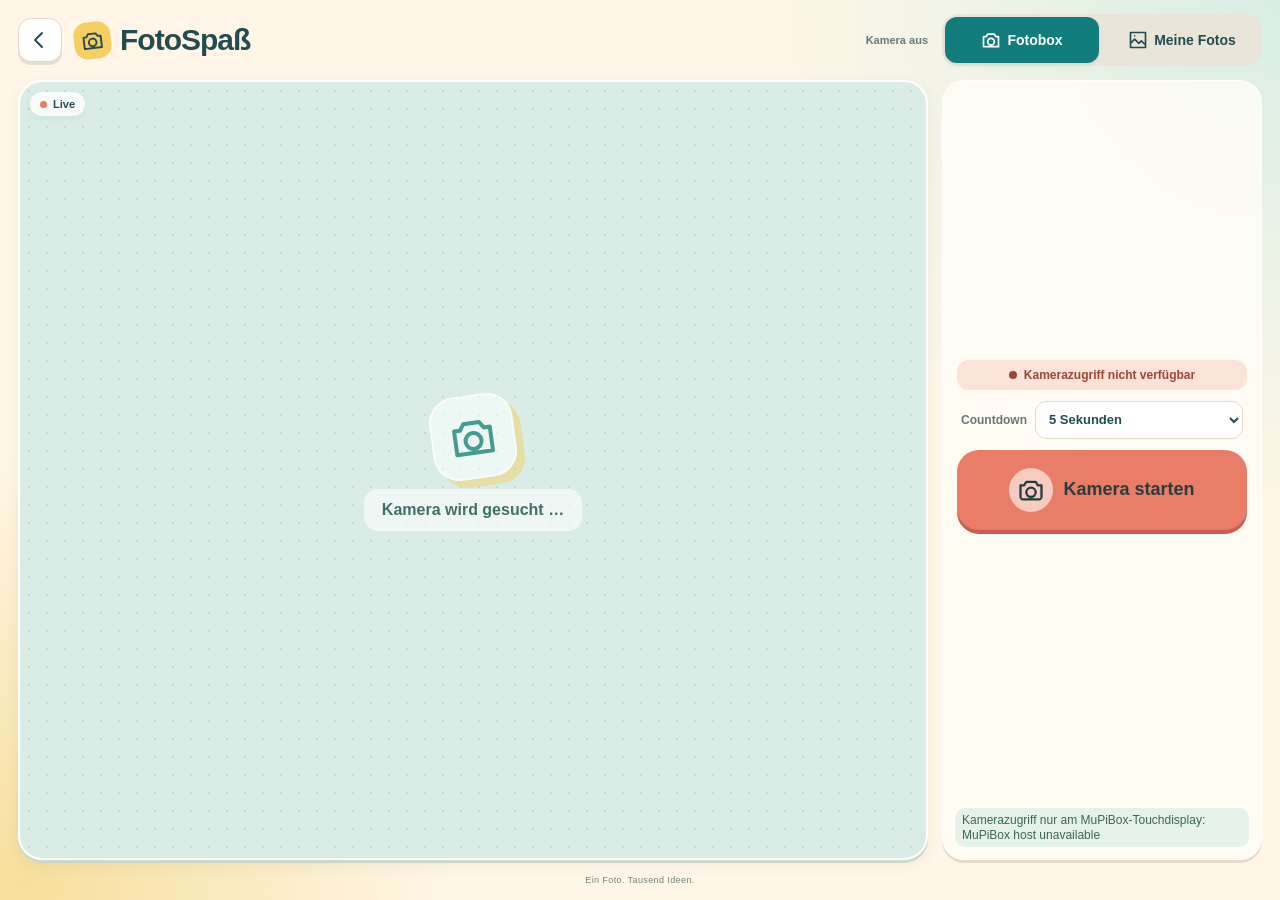
<file: examples/fotospass/index.html>
<!doctype html><html lang="de"><head><meta charset="utf-8"><meta name="viewport" content="width=device-width,initial-scale=1,maximum-scale=1,user-scalable=no"><title>FotoSpaß</title><link rel="stylesheet" href="style.css"></head><body><main>
<header><button id="app-exit" type="button" aria-label="Zurück zur MuPiBox" title="Zurück zur MuPiBox"><svg viewBox="0 0 24 24" fill="none" stroke="currentColor" stroke-width="2" stroke-linecap="round" stroke-linejoin="round" aria-hidden="true"><path d="m14 5-7 7 7 7"/></svg></button><strong><svg viewBox="0 0 24 24" fill="none" stroke="currentColor" stroke-width="2" stroke-linecap="round" stroke-linejoin="round" aria-hidden="true"><path d="M8 5 6 8H3v12h18V8h-3l-2-3z M16 14a4 4 0 1 1-8 0a4 4 0 0 1 8 0"/></svg><span>FotoSpaß</span></strong><span id="status">Kamera wird gesucht …</span></header>
<div class="topnav"><button id="show-camera" class="chosen"><svg viewBox="0 0 24 24" fill="none" stroke="currentColor" stroke-width="2" stroke-linecap="round" stroke-linejoin="round" aria-hidden="true"><path d="M8 5 6 8H3v12h18V8h-3l-2-3z M16 14a4 4 0 1 1-8 0a4 4 0 0 1 8 0"/></svg><span class="button-label">Fotobox</span></button><button id="show-gallery"><svg viewBox="0 0 24 24" fill="none" stroke="currentColor" stroke-width="2" stroke-linecap="round" stroke-linejoin="round" aria-hidden="true"><path d="M3 3h18v18H3z M3 16l5-5 5 5 3-3 5 5 M8 7h.01"/></svg><span class="button-label">Meine Fotos</span></button></div><div class="body" id="editor-view"><div class="stage" id="stage"><img id="preview" alt="Kamerabild" hidden><canvas id="photo" width="320" height="240" hidden></canvas><canvas id="painting" width="320" height="240" hidden></canvas><div id="stickers" hidden></div><div id="align-actions" hidden><button id="image-done" class="primary" aria-label="Bildausschnitt übernehmen und bearbeiten"><svg viewBox="0 0 24 24" fill="none" stroke="currentColor" stroke-width="3" aria-hidden="true"><path d="m4 12 5 5L20 6"/></svg></button></div><div class="stage-decoration" aria-hidden="true"><svg viewBox="0 0 24 24" fill="none" stroke="currentColor" stroke-width="2" stroke-linecap="round" stroke-linejoin="round" aria-hidden="true"><path d="M8 5 6 8H3v12h18V8h-3l-2-3z M16 14a4 4 0 1 1-8 0a4 4 0 0 1 8 0"/></svg></div><div id="placeholder">Kamera wird gesucht …</div><span id="mode">VORSCHAU</span><div id="countdown" hidden><div id="count-number">5</div><div>Bitte lächeln!</div></div></div>
<aside><div id="camera-panel"><div id="camera-state" role="status">● Kamera wird geprüft …</div><select id="devices" aria-label="Automatisch gewählte Kamera" hidden></select><label class="count-select">Countdown <select id="delay" aria-label="Countdown-Dauer"><option value="3">3 Sekunden</option><option value="5" selected>5 Sekunden</option><option value="10">10 Sekunden</option></select></label><button id="freeze" class="primary" disabled><svg viewBox="0 0 24 24" fill="none" stroke="currentColor" stroke-width="2" stroke-linecap="round" stroke-linejoin="round" aria-hidden="true"><path d="M8 5 6 8H3v12h18V8h-3l-2-3z M16 14a4 4 0 1 1-8 0a4 4 0 0 1 8 0"/></svg><span class="button-label">Foto machen (5 Sek.)</span></button><button id="cancel" hidden>✕ Abbrechen</button></div>
<div id="edit-panel" hidden><div class="tabs"><button id="tab-stickers" class="chosen"><svg viewBox="0 0 24 24" fill="none" stroke="currentColor" stroke-width="2" stroke-linecap="round" stroke-linejoin="round" aria-hidden="true"><path d="M5 16 7 5h10l2 11 M3 16h18v4H3z M6 12h12"/></svg><span class="button-label">Accessoires</span></button><button id="tab-paint"><svg viewBox="0 0 24 24" fill="none" stroke="currentColor" stroke-width="2" stroke-linecap="round" stroke-linejoin="round" aria-hidden="true"><path d="M12 3a9 9 0 1 0 0 18h2a2 2 0 0 0 0-4h-1a2 2 0 0 1 0-4h4a4 4 0 0 0 4-4c0-4-5-6-9-6z M7 10h.01 M9 6h.01 M14 6h.01 M17 9h.01"/></svg><span class="button-label">Malen</span></button></div>
<div id="sticker-tools"><button id="accessory-back" type="button" aria-label="Zurück zu den Kategorien" title="Zurück zu den Kategorien" hidden><svg viewBox="0 0 24 24" fill="none" stroke="currentColor" stroke-width="2" stroke-linecap="round" stroke-linejoin="round" aria-hidden="true"><path d="m14 5-7 7 7 7"/></svg><span class="button-label">Kategorien</span></button><div class="accessory-grid" id="accessory-grid"></div></div>
<div id="paint-tools" hidden><div class="colors" id="colors"></div><div class="sizes"><button data-size="2">Dünn</button><button data-size="5" class="chosen">Mittel</button><button data-size="11">Dick</button></div><button id="eraser">Radierer</button></div>
</div><div id="edit-actions" hidden><div id="sticker-controls" class="sticker-controls"><div class="resize"><button id="smaller" aria-label="Kleiner">−</button><button id="larger" aria-label="Größer"><span class="control-symbol" aria-hidden="true">+</span></button></div><div class="sticker-actions"><button id="finish-sticker" aria-label="Fertig" title="Fertig" class="primary"><span class="control-symbol" aria-hidden="true">&#10003;</span></button><button id="remove-sticker" aria-label="Accessoire entfernen" title="Accessoire entfernen"><span class="control-symbol" aria-hidden="true">&#215;</span></button></div></div><div class="tools"><button id="undo"><svg viewBox="0 0 24 24" fill="none" stroke="currentColor" stroke-width="2" stroke-linecap="round" stroke-linejoin="round" aria-hidden="true"><path d="M9 5 3 11l6 6 M3 11h11a6 6 0 0 1 6 6"/></svg><span class="button-label">Rückgängig</span></button><button id="clear"><svg viewBox="0 0 24 24" fill="none" stroke="currentColor" stroke-width="2" stroke-linecap="round" stroke-linejoin="round" aria-hidden="true"><path d="M4 7h16 M9 7V4h6v3 M6 7l1 14h10l1-14 M10 11v6 M14 11v6"/></svg><span class="button-label">Alles löschen</span></button></div><div class="photo-actions"><button id="save-photo" class="primary"><svg viewBox="0 0 24 24" fill="none" stroke="currentColor" stroke-width="2" stroke-linecap="round" stroke-linejoin="round" aria-hidden="true"><path d="M4 3h13l4 4v14H3V3z M7 3v7h10V3 M7 21v-7h10v7"/></svg><span class="button-label">Foto speichern</span></button><button id="resume" class="primary"><svg viewBox="0 0 24 24" fill="none" stroke="currentColor" stroke-width="2" stroke-linecap="round" stroke-linejoin="round" aria-hidden="true"><path d="M8 5 6 8H3v12h18V8h-3l-2-3z M12 11v6 M9 14h6"/></svg><span class="button-label">Neues Foto</span></button></div></div><p id="message" role="status"></p></aside></div>
<section id="gallery-view" hidden><div class="gallery-head"><div class="gallery-sources" role="group" aria-label="Bildquelle"><button id="gallery-source-photos" class="chosen" aria-pressed="true">Meine Fotos</button><button id="gallery-source-originals" hidden>Originale</button><button id="gallery-source-album" hidden>Fotoalbum</button><button id="gallery-source-templates" aria-pressed="false">Vorlagen</button></div><button id="refresh-gallery" aria-label="Fotos aktualisieren" title="Fotos aktualisieren"><svg viewBox="0 0 24 24" fill="none" stroke="currentColor" stroke-width="2" stroke-linecap="round" stroke-linejoin="round" aria-hidden="true"><path d="M20 7a9 9 0 1 0 1 8 M20 3v5h-5"/></svg></button></div><div id="gallery-status" role="status">Galerie öffnen …</div><nav id="album-navigation" aria-label="Albumseiten" hidden><button id="album-back" aria-label="Zurück zur Albumauswahl">Alben</button><button id="album-previous" aria-label="Vorherige Fotoseite"><svg viewBox="0 0 24 24" fill="none" stroke="currentColor" stroke-width="2" aria-hidden="true"><path d="m14 5-7 7 7 7"/></svg></button><span id="album-page" aria-live="polite"></span><button id="album-next" aria-label="Nächste Fotoseite"><svg viewBox="0 0 24 24" fill="none" stroke="currentColor" stroke-width="2" aria-hidden="true"><path d="m10 5 7 7-7 7"/></svg></button></nav><div id="album-choices" aria-label="Fotoalben auswählen" hidden></div><div id="gallery-grid"></div><div id="gallery-detail" hidden><img id="gallery-large" alt="Ausgewähltes Foto"><div class="gallery-detail-buttons"><button id="gallery-back"><svg viewBox="0 0 24 24" fill="none" stroke="currentColor" stroke-width="2" stroke-linecap="round" stroke-linejoin="round" aria-hidden="true"><path d="m14 5-7 7 7 7"/></svg><span class="button-label">Übersicht</span></button><button id="album-import" hidden>In Originale übernehmen</button><button id="gallery-edit"><svg viewBox="0 0 24 24" fill="none" stroke="currentColor" stroke-width="2" stroke-linecap="round" stroke-linejoin="round" aria-hidden="true"><path d="m16 3 5 5-12 12-6 1 1-6z M14 5l5 5"/></svg><span class="button-label">Bearbeiten</span></button><button id="gallery-delete"><svg viewBox="0 0 24 24" fill="none" stroke="currentColor" stroke-width="2" stroke-linecap="round" stroke-linejoin="round" aria-hidden="true"><path d="M4 7h16 M9 7V4h6v3 M6 7l1 14h10l1-14 M10 11v6 M14 11v6"/></svg><span class="button-label">Foto löschen</span></button></div></div><div id="gallery-edit-confirm" role="alertdialog" aria-modal="true" aria-labelledby="gallery-edit-heading" hidden><div class="confirm-box"><strong id="gallery-edit-heading">Anderes Foto bearbeiten?</strong><p>Deine ungespeicherten Änderungen am aktuellen Bild werden verworfen. Gespeicherte Originale bleiben erhalten.</p><div><button id="gallery-edit-cancel">Weiter bearbeiten</button><button id="gallery-edit-discard">Änderungen verwerfen</button></div></div></div><div id="gallery-confirm" hidden><div class="confirm-box"><strong>Foto wirklich löschen?</strong><p>Dieses Foto wird dauerhaft entfernt.</p><div><button id="delete-cancel">Abbrechen</button><button id="delete-yes" class="danger">Ja, löschen</button></div></div></div></section>
<footer>Ein Foto. Tausend Ideen.</footer>
</main><div id="exit-confirm" role="dialog" aria-modal="true" aria-labelledby="exit-question" hidden><div class="confirm-box"><strong id="exit-question">Foto verwerfen und zurück zur MuPiBox?</strong><p>Dein aktuelles Foto enthält ungespeicherte Änderungen.</p><div><button id="exit-cancel" type="button">Weiter bearbeiten</button><button id="exit-discard" type="button" class="danger">Verwerfen und zurück</button></div></div></div><script src="mupibox-sdk.js"></script><script src="app.js"></script></body></html>
</file>
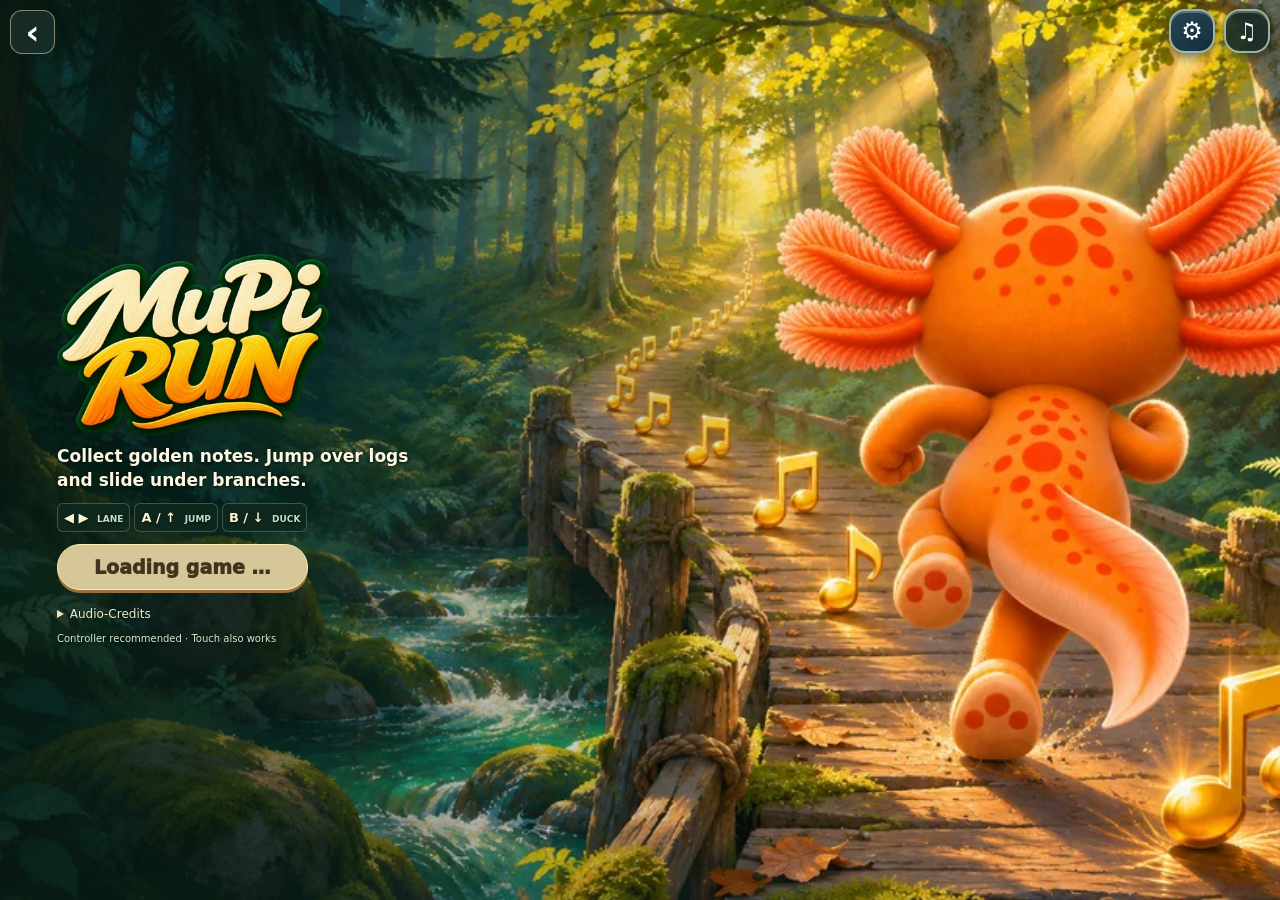
<file: examples/mupi-run/index.html>
<!doctype html>
<html lang="de">
<head>
  <meta charset="utf-8">
  <meta name="viewport" content="width=device-width, initial-scale=1, maximum-scale=1, user-scalable=no, viewport-fit=cover">
  <meta name="theme-color" content="#121f3c">
  <title>MuPi Run</title>
  <link rel="icon" href="./icon.png">
  <link rel="stylesheet" href="./style.css">
</head>
<body>
  <main class="game" aria-label="MuPi Run">
    <canvas id="world" width="800" height="480" aria-label="Drei Laufspuren mit Hindernissen"></canvas>
    <div class="hud">
      <button id="exit" class="small exit" type="button" aria-label="Spiel verlassen" title="Zurück">‹</button>
      <img class="logo" src="./title.webp" width="400" height="282" alt="MuPi Run">
      <div class="scores">
        <div class="score"><span id="distance">0</span><small data-i18n="meters">METER</small></div>
        <div class="score note-score" aria-label="Gesammelte Noten"><b aria-hidden="true">♫</b><span id="notes">0</span></div>
        <div class="best"><small data-i18n="best">REKORD</small><strong id="best">0 m</strong></div>
      </div>
      <button id="sound" class="small" type="button" aria-label="Ton stummschalten" aria-pressed="false" hidden>♫</button>
      <button id="pause" class="small pause" type="button" aria-label="Pause" title="Pause">Ⅱ</button>
    </div>
    <div class="controls" aria-label="Touch-Steuerung">
      <div class="control-group">
        <button type="button" id="left" class="pad" aria-label="Links">◀</button>
        <button type="button" id="right" class="pad" aria-label="Rechts">▶</button>
      </div>
      <div class="control-group">
        <button type="button" id="jump" class="pad action jump" aria-label="Springen"><span>↑</span><small data-i18n="jump">SPRUNG</small></button>
        <button type="button" id="duck" class="pad action duck" aria-label="Ducken"><span>↓</span><small data-i18n="duck">DUCKEN</small></button>
      </div>
    </div>
    <section id="overlay" class="overlay intro-art" role="dialog" aria-modal="true">
      <button id="menu-sound" class="small" type="button" aria-label="Ton stummschalten" aria-pressed="false">♫</button>
      <button id="settings-button" class="small" type="button" aria-label="Audio-Einstellungen" title="Audio-Einstellungen" hidden>⚙</button>
      <div class="panel">
        <img class="forest-title" src="./title.webp" alt="">
        <h1 id="headline">MuPi <em>RUN</em></h1>
        <p id="message" data-i18n="intro">Springen, ducken, ausweichen – wie weit kommst du?</p>
        <div class="keyhints">
          <span>◀ ▶ <small data-i18n="lanes">SPUR</small></span>
          <span>A / ↑ <small data-i18n="jump">SPRUNG</small></span>
          <span>B / ↓ <small data-i18n="duck">DUCKEN</small></span>
        </div>
        <button id="primary" disabled type="button" class="primary" data-i18n="start">LOS GEHT'S!</button>
        <details class="credits">
          <summary>Audio-Credits</summary>
          <p>„Happy Trancin“ by Eric Matyas · www.soundimage.org · CC BY 3.0<br>
          „Huh.mp3“ · LittleRainySeasons · CC BY 4.0<br>
          „slide_cup_16b_44k_0.747s.aif“ · willc2_45220 · CC BY 3.0<br>
          „Coin collect Sound“ · Gavynator · CC0 1.0</p>
        </details>
        <p class="hint" data-i18n="controller">Controller empfohlen · Auch mit Touch spielbar</p>
      </div>
      <section id="audio-settings" class="audio-settings" role="dialog" aria-modal="true" aria-labelledby="audio-settings-title" hidden>
        <h2 id="audio-settings-title" data-i18n="audioSettings">Audio-Einstellungen</h2>
        <div class="volume-caption"><label for="volume-music" data-i18n="music">Musik</label><output id="volume-music-value" for="volume-music">100%</output></div>
        <input id="volume-music" type="range" min="0" max="100" step="5" value="100">
        <div class="volume-caption"><label for="volume-effects" data-i18n="effects">Soundeffekte</label><output id="volume-effects-value" for="volume-effects">100%</output></div>
        <input id="volume-effects" type="range" min="0" max="100" step="5" value="100">
        <button id="audio-done" class="primary" type="button" data-i18n="done">Fertig</button>
      </section>
    </section>
    <div id="toast" class="toast" aria-live="polite"></div>
  </main>
  <script src="./mupibox-sdk.js"></script>
  <script src="./audio-files.js"></script>
  <script src="./sound.js"></script>
  <script src="./audio-session.js"></script>
  <script src="./logic.js"></script>
  <script src="./ground-data.js"></script>
  <script src="./art-files.js"></script>
  <script src="./poses.js"></script>
  <script src="./tile-layout.js"></script>
  <script src="./scenery-data.js"></script>
  <script src="./scene-pixels.js"></script>
  <script src="./world.js"></script>
  <script src="./app.js"></script>
</body>
</html>
</file>
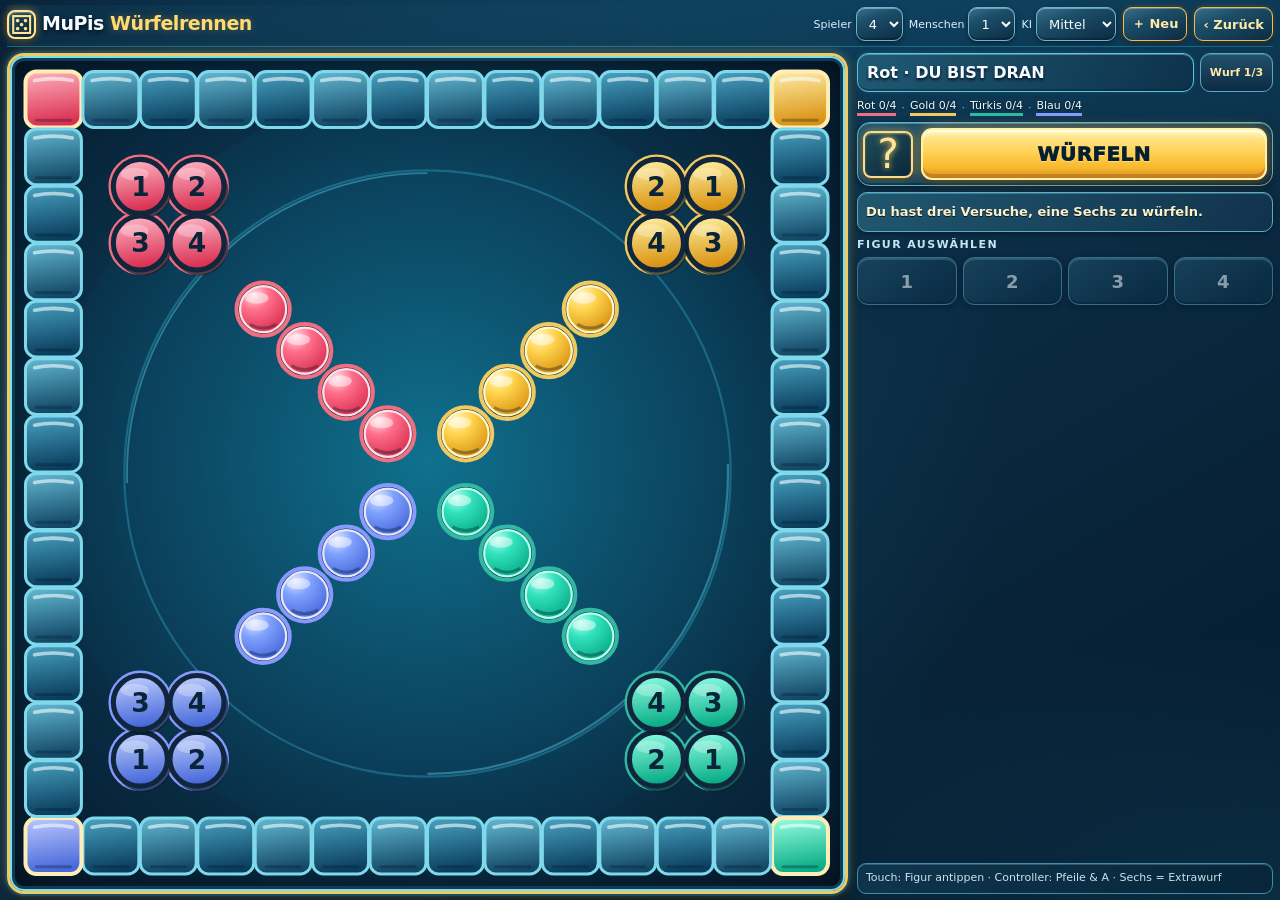
<file: examples/mupi-wuerfelrennen/index.html>
<!doctype html>
<html lang="de"><head><meta charset="utf-8"><meta name="viewport" content="width=device-width,initial-scale=1,user-scalable=no"><title>MuPis Würfelrennen</title><link rel="stylesheet" href="style.css"></head>
<body><div id="app">
<header>
 <div class="brand"><span class="brand-die" aria-hidden="true">⚄</span><strong>MuPis <em>Würfelrennen</em></strong></div>
 <div class="opts">
  <label>Spieler <select id="playercount"><option value="2">2</option><option value="3">3</option><option value="4" selected>4</option></select></label>
  <label>Menschen <select id="human"><option value="1" selected>1</option><option value="2">2</option><option value="3">3</option><option value="4">4</option></select></label>
  <label>KI <select id="difficulty"><option value="easy">Leicht</option><option value="medium" selected>Mittel</option><option value="hard">Schwer</option></select></label>
 </div>
 <button id="restart" class="head-button">＋ Neu</button><button id="exit" class="head-button">‹ Zurück</button>
</header>
<div class="workspace">
 <div id="board" class="board" role="group" aria-label="Großes Würfelrennen-Spielfeld"></div>
 <aside class="side">
  <div class="turn-row"><div id="turn" class="turn" aria-live="polite"></div><div id="attempts" class="attempts"></div></div>
  <div id="score" class="score"></div>
  <div class="dice-row"><div id="dice" aria-label="Augenzahl des Würfels" aria-live="polite">⚄</div><button id="roll" class="primary">WÜRFELN</button></div>
  <div id="status" role="status">Würfle eine Sechs, um zu starten.</div>
  <div class="subtitle">FIGUR AUSWÄHLEN</div>
  <div id="pieces" class="pieces"></div>
  <small id="hint">Touch: Figur antippen · Controller: Pfeile &amp; A · Sechs = Extrawurf</small>
 </aside>
</div></div><script src="mupibox-sdk.js"></script><script src="app.js"></script></body></html>
</file>
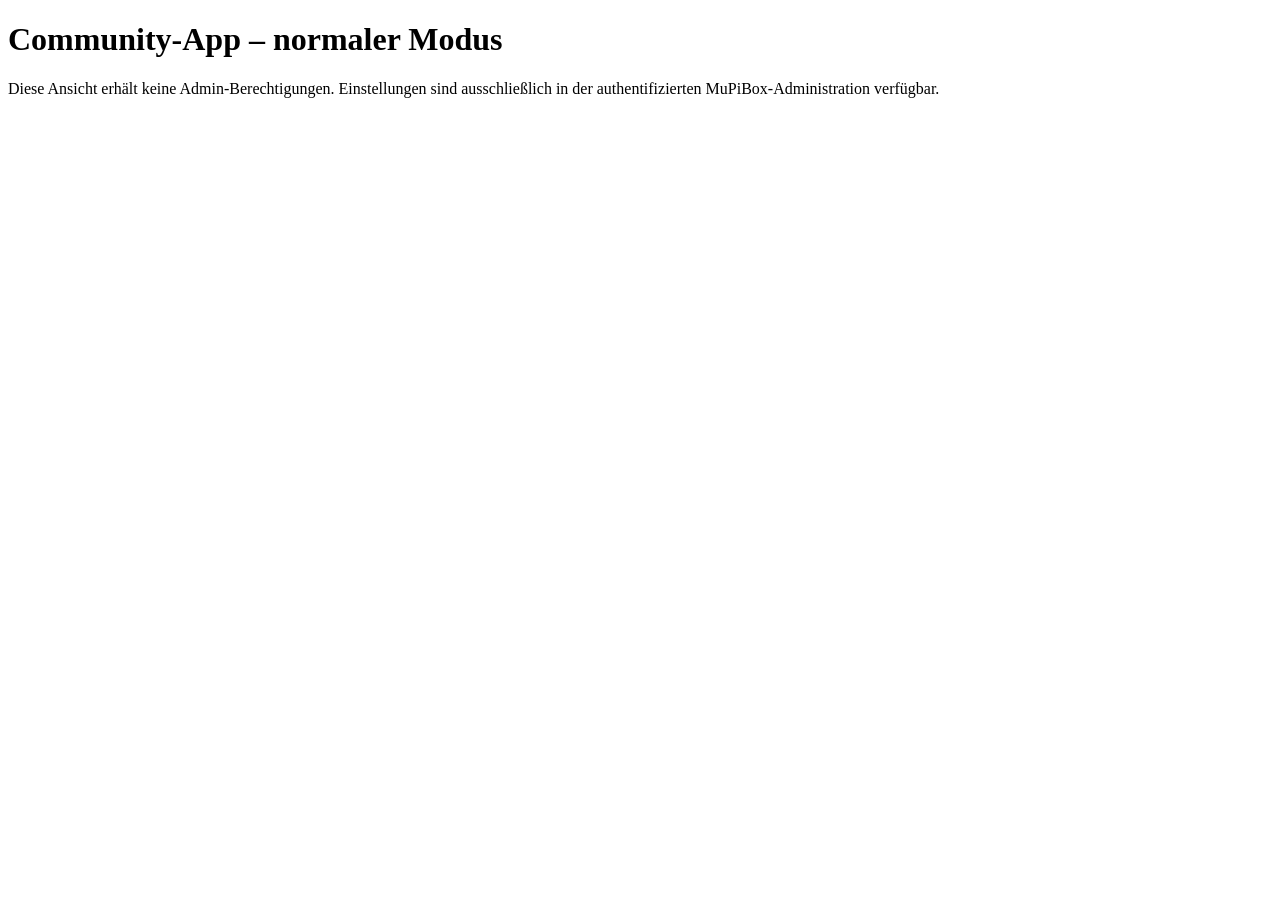
<file: docs/examples/community-admin/index.html>
<!doctype html>
<html lang="de">
<head><meta charset="utf-8"><meta name="viewport" content="width=device-width, initial-scale=1"><title>Admin-Demo</title></head>
<body>
  <main>
    <h1>Community-App – normaler Modus</h1>
    <p>Diese Ansicht erhält keine Admin-Berechtigungen. Einstellungen sind ausschließlich in der authentifizierten MuPiBox-Administration verfügbar.</p>
  </main>
</body>
</html>
</file>
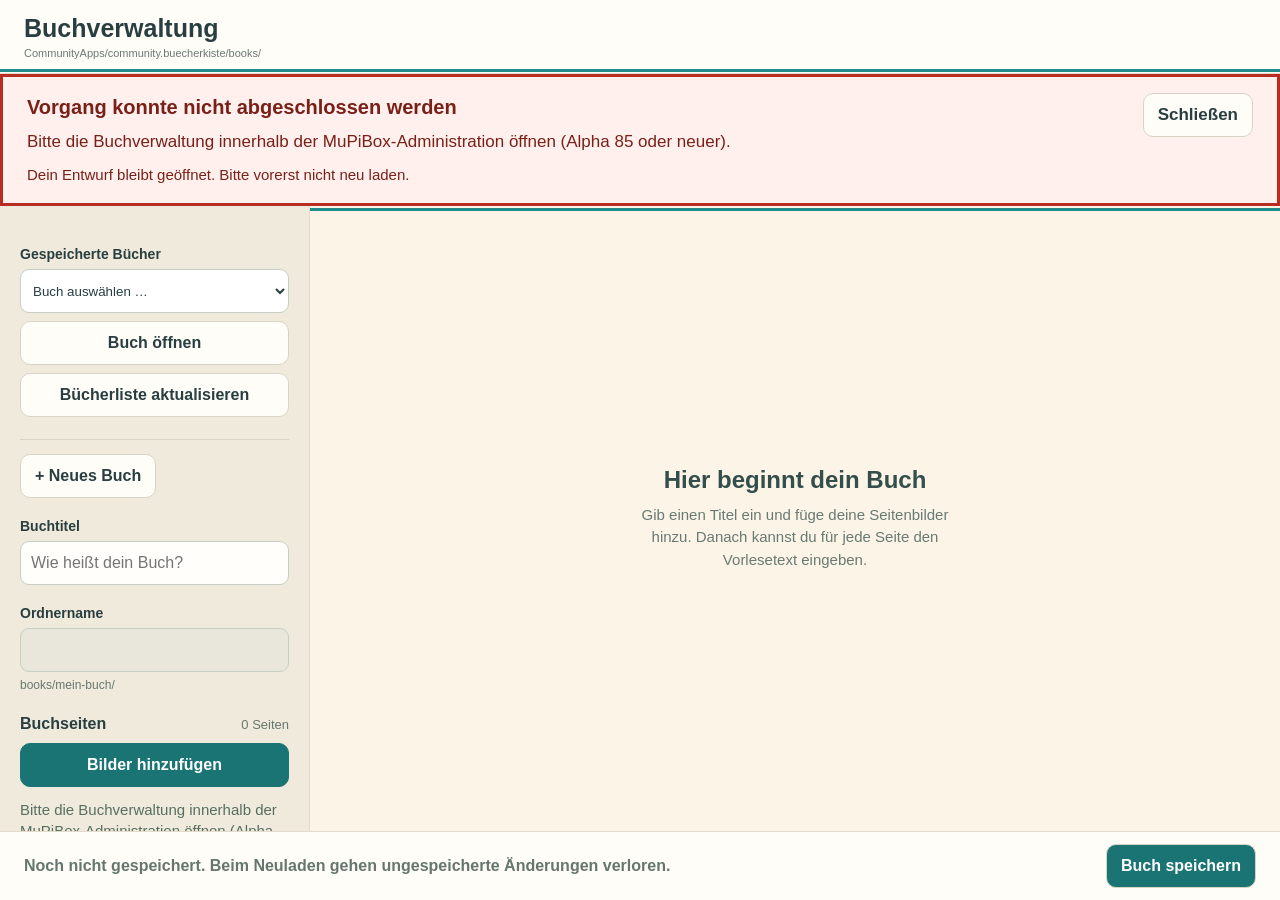
<file: examples/Buecherkiste/admin/index.html>
<!doctype html><html lang="de"><head><meta charset="utf-8"><meta name="viewport" content="width=device-width,initial-scale=1"><title>Bücherkiste – Bucheditor</title><link rel="stylesheet" href="style.css"></head><body><section id="book-admin" aria-labelledby="admin-heading">
  <header class="admin-header">
    <div><h2 id="admin-heading">Buchverwaltung</h2><p id="editor-root">CommunityApps/community.buecherkiste/books/</p></div>

  </header>
  <div id="editor-error" role="alert" tabindex="-1" hidden><div><strong>Vorgang konnte nicht abgeschlossen werden</strong><p id="editor-error-detail"></p><span>Dein Entwurf bleibt geöffnet. Bitte vorerst nicht neu laden.</span></div><button id="editor-error-close" type="button">Schließen</button></div><div class="admin-content">
    <aside class="admin-sidebar">
      <label for="editor-existing">Gespeicherte Bücher</label><select id="editor-existing"><option value="">Buch auswählen …</option></select><button id="editor-load" type="button">Buch öffnen</button><button id="editor-refresh" type="button">Bücherliste aktualisieren</button><hr><button id="admin-new" type="button">+ Neues Buch</button>
      <label for="admin-title">Buchtitel</label>
      <input id="admin-title" maxlength="300" placeholder="Wie heißt dein Buch?" autocomplete="off">
      <label for="admin-folder">Ordnername</label>
      <input id="admin-folder" readonly>
      <div id="admin-path" class="admin-path"></div>
      <div class="admin-pages-heading"><strong>Buchseiten</strong><span id="admin-page-count">0 Seiten</span></div>
      <button id="admin-add" type="button">Bilder hinzufügen</button>
      <input id="admin-files" type="file" accept=".jpg,.jpeg,.png,.webp,.gif" multiple hidden>
      <p id="admin-message" role="status">Bilder werden nach Dateinamen sortiert. Du kannst ihre Reihenfolge anschließend ändern.</p>
      <label class="editor-cover"><input id="editor-cover" type="checkbox"> Erstes Bild nur als Cover (00)</label><div id="admin-pages" aria-label="Buchseiten auswählen"></div>
    </aside>
    <section class="admin-workspace" aria-label="Seite bearbeiten">
      <div id="admin-empty"><strong>Hier beginnt dein Buch</strong><p>Gib einen Titel ein und füge deine Seitenbilder hinzu. Danach kannst du für jede Seite den Vorlesetext eingeben.</p></div>
      <div id="admin-page-editor" hidden>
        <div class="admin-page-toolbar"><h3 id="admin-page-heading">Seite 1</h3><div class="admin-page-actions">
          <button id="admin-up" type="button" title="Seite nach vorne verschieben" aria-label="Seite nach vorne verschieben">←</button>
          <button id="admin-down" type="button" title="Seite nach hinten verschieben" aria-label="Seite nach hinten verschieben">→</button>
          <button id="admin-remove" type="button">Entfernen</button>
        </div></div>
        <p id="admin-original-name"></p>
        <div class="admin-preview"><img id="admin-image" alt="Seitenvorschau"></div>
        <div class="admin-text-heading"><label for="admin-page-text">Vorlesetext dieser Seite</label><span id="admin-text-count">0 Zeichen</span></div>
        <textarea id="admin-page-text" placeholder="Was soll auf dieser Seite vorgelesen werden? Leer lassen, wenn die Seite stumm bleiben soll."></textarea>
      </div>
    </section>
  </div>
  <footer class="admin-footer"><p id="editor-save-status" role="status">Noch nicht gespeichert. Beim Neuladen gehen ungespeicherte Änderungen verloren.</p><button id="editor-save" type="button">Buch speichern</button></footer>
  <div id="admin-discard" role="alertdialog" aria-modal="true" aria-labelledby="admin-discard-heading" hidden>
    <div class="admin-confirm"><h3 id="admin-discard-heading">Neues Buch beginnen?</h3><p>Der aktuelle Entwurf mit allen ausgewählten Bildern und Texten wird verworfen.</p><div><button id="admin-keep" type="button">Weiter bearbeiten</button><button id="admin-discard-confirm" type="button">Entwurf verwerfen</button></div></div>
  </div>
</section>
<script src="book-store.js"></script><script src="app.js"></script></body></html>
</file>
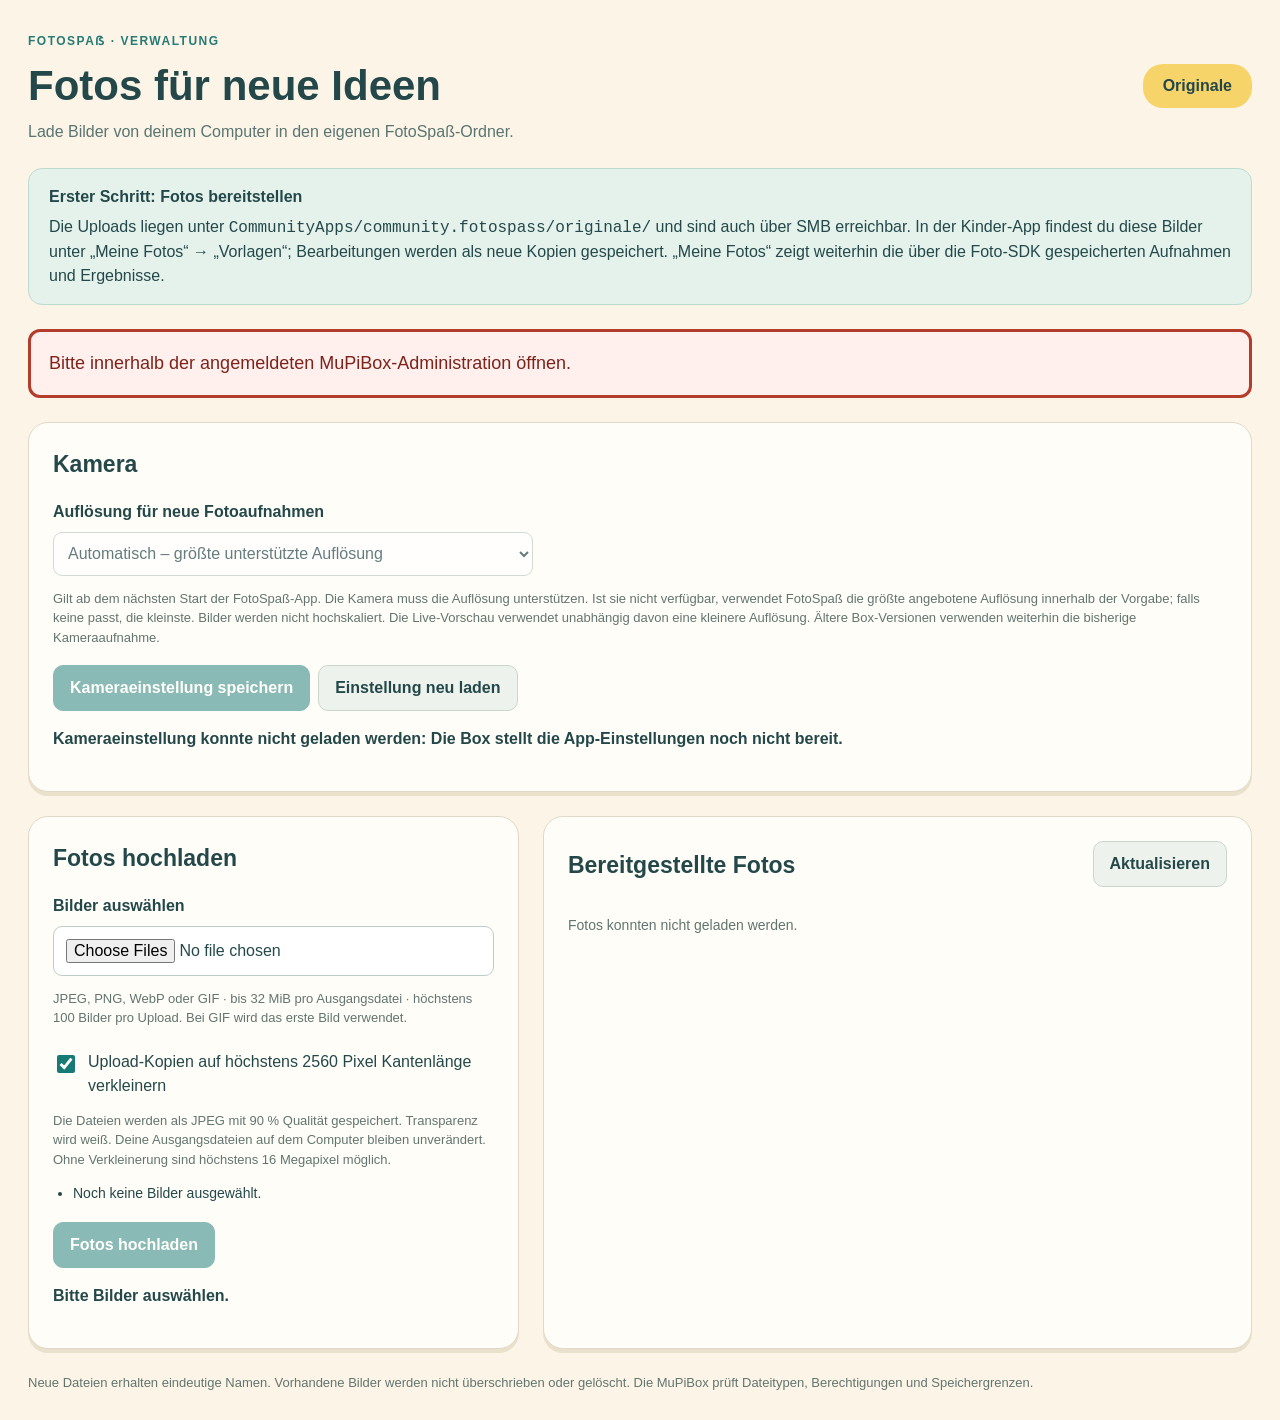
<file: examples/fotospass/admin/index.html>
<!doctype html>
<html lang="de">
<head><meta charset="utf-8"><meta name="viewport" content="width=device-width,initial-scale=1"><title>FotoSpaß · Fotoverwaltung</title><link rel="stylesheet" href="style.css"></head>
<body><main>
  <header><div><span class="eyebrow">FOTOSPAẞ · VERWALTUNG</span><h1>Fotos für neue Ideen</h1><p>Lade Bilder von deinem Computer in den eigenen FotoSpaß-Ordner.</p></div><span class="badge">Originale</span></header>
  <section class="notice"><strong>Erster Schritt: Fotos bereitstellen</strong><p>Die Uploads liegen unter <code>CommunityApps/community.fotospass/originale/</code> und sind auch über SMB erreichbar. In der Kinder-App findest du diese Bilder unter „Meine Fotos“ → „Vorlagen“; Bearbeitungen werden als neue Kopien gespeichert. „Meine Fotos“ zeigt weiterhin die über die Foto-SDK gespeicherten Aufnahmen und Ergebnisse.</p></section>
  <div id="error" role="alert" hidden></div>
  <section class="panel camera-settings" aria-labelledby="camera-heading">
    <h2 id="camera-heading">Kamera</h2>
    <label class="field" for="capture-resolution">Auflösung für neue Fotoaufnahmen</label>
    <select id="capture-resolution" disabled>
      <option value="auto">Automatisch – größte unterstützte Auflösung</option>
      <option value="640x480">640 × 480</option><option value="1280x720">1280 × 720 (HD)</option>
      <option value="1920x1080">1920 × 1080 (Full HD)</option><option value="2560x1440">2560 × 1440</option>
      <option value="3840x2160">3840 × 2160 (4K)</option>
    </select>
    <p class="hint">Gilt ab dem nächsten Start der FotoSpaß-App. Die Kamera muss die Auflösung unterstützen. Ist sie nicht verfügbar, verwendet FotoSpaß die größte angebotene Auflösung innerhalb der Vorgabe; falls keine passt, die kleinste. Bilder werden nicht hochskaliert. Die Live-Vorschau verwendet unabhängig davon eine kleinere Auflösung. Ältere Box-Versionen verwenden weiterhin die bisherige Kameraaufnahme.</p>
    <div class="actions"><button id="camera-save" class="primary" disabled>Kameraeinstellung speichern</button><button id="camera-reload">Einstellung neu laden</button></div>
    <p id="camera-status" class="status" role="status" aria-live="polite">Kameraeinstellung wird geladen …</p>
  </section>
  <div class="columns">
    <section class="panel"><h2>Fotos hochladen</h2>
      <label class="field" for="files">Bilder auswählen</label>
      <input id="files" type="file" accept=".jpg,.jpeg,.png,.webp,.gif" multiple>
      <p class="hint">JPEG, PNG, WebP oder GIF · bis 32 MiB pro Ausgangsdatei · höchstens 100 Bilder pro Upload. Bei GIF wird das erste Bild verwendet.</p>
      <label class="check"><input id="resize" type="checkbox" checked> Upload-Kopien auf höchstens 2560 Pixel Kantenlänge verkleinern</label>
      <p class="hint">Die Dateien werden als JPEG mit 90 % Qualität gespeichert. Transparenz wird weiß. Deine Ausgangsdateien auf dem Computer bleiben unverändert. Ohne Verkleinerung sind höchstens 16 Megapixel möglich.</p>
      <ul id="selection" aria-label="Ausgewählte Fotos"><li>Noch keine Bilder ausgewählt.</li></ul>
      <div class="actions"><button id="upload" class="primary" disabled>Fotos hochladen</button><button id="cancel" hidden>Nach diesem Bild stoppen</button></div>
      <progress id="progress" value="0" max="1" hidden aria-label="Upload-Fortschritt"></progress>
      <p id="status" class="status" role="status" aria-live="polite">Bitte Bilder auswählen.</p>
    </section>
    <section class="panel"><div class="heading"><h2>Bereitgestellte Fotos</h2><button id="refresh">Aktualisieren</button></div>
      <p id="list-status" role="status">Fotos werden geladen …</p>
      <div id="gallery" class="gallery"></div>
    </section>
  </div>
  <footer>Neue Dateien erhalten eindeutige Namen. Vorhandene Bilder werden nicht überschrieben oder gelöscht. Die MuPiBox prüft Dateitypen, Berechtigungen und Speichergrenzen.</footer>
</main><script src="upload-store.js"></script><script src="app.js"></script></body></html>
</file>
<file: examples/fotospass/style.css>
:root{color-scheme:light;--cream:#fff6e7;--paper:#fffdf7;--ink:#234c50;--muted:#647a78;--teal:#117d7c;--mint:#e0f3ed;--coral:#e97d68;--yellow:#f5cf62;--line:#e3dac8;--gap:10px;--tile:clamp(48px,11vh,76px)}
*{box-sizing:border-box}
html,body{margin:0;width:100%;height:100%;overflow:hidden;background:var(--cream);color:var(--ink);font-family:"Trebuchet MS",Arial,sans-serif}
body{background-image:radial-gradient(circle at 2% 98%,#f7df9b 0,transparent 28%),radial-gradient(circle at 100% 0,#d8eee5 0,transparent 33%)}
[hidden]{display:none!important}
main{height:100dvh;min-height:0;padding:10px 12px;display:grid;grid-template-columns:minmax(0,1fr) clamp(224px,30vw,320px);grid-template-rows:44px minmax(0,1fr) 10px;gap:var(--gap)}
header{grid-area:1/1/2/2;display:flex;align-items:center;gap:12px;min-width:0}
header strong{display:flex;align-items:center;gap:9px;min-width:0;white-space:nowrap;font-size:clamp(21px,3vw,30px);letter-spacing:-1px}
header strong>svg{flex:none;width:37px;height:37px;padding:7px;border-radius:13px;background:var(--yellow);transform:rotate(-7deg)}
#status{margin-left:auto;min-width:0;max-width:145px;overflow:hidden;text-overflow:ellipsis;white-space:nowrap;font-size:11px;font-weight:bold;color:var(--muted)}
button,select{font:inherit;font-size:13px;font-weight:bold;color:var(--ink);border:1px solid var(--line);border-radius:13px;background:var(--paper);padding:7px 9px;min-height:38px;max-width:100%;width:100%}
button{cursor:pointer;touch-action:manipulation;display:flex;align-items:center;justify-content:center;gap:6px}
button svg{width:20px;height:20px;flex:none;stroke:currentColor}
button:hover:not(:disabled){border-color:var(--teal)}
button:active:not(:disabled){transform:translateY(1px)}
button:focus-visible,select:focus-visible{outline:3px solid var(--teal);outline-offset:2px}
button:disabled{opacity:.4;cursor:default}
.primary{background:var(--teal);border-color:var(--teal);color:#fff}
button.chosen:not(.swatch){background:var(--teal);border-color:var(--teal);color:white}
#app-exit{width:44px;height:44px;min-height:44px;padding:9px;flex:none;background:white;box-shadow:0 3px 0 #e6decc}
#app-exit svg{width:24px;height:24px}
.topnav{grid-area:1/2/2/3;display:grid;grid-template-columns:1fr 1fr;gap:6px;padding:3px;background:#e9e6d9;border-radius:16px;min-width:0}
.topnav button{min-height:38px;border:0;background:transparent;font-size:12px;border-radius:12px;padding:5px}
.topnav button.chosen{box-shadow:0 2px 4px #234c5017}
.body{grid-area:2/1/3/3;display:grid;grid-template-columns:minmax(0,1fr) clamp(224px,30vw,320px);gap:var(--gap);min-height:0;min-width:0}
.stage{position:relative;isolation:isolate;min-width:0;min-height:0;overflow:hidden;display:flex;align-items:center;justify-content:center;border:2px solid white;border-radius:24px;background-color:#d9ede6;background-image:radial-gradient(#98c7b970 1px,transparent 1px);background-size:18px 18px;box-shadow:0 3px 0 #cbd8ca,0 5px 16px #234c5010}
.stage img,.stage canvas{position:absolute;width:100%;height:100%;object-fit:contain}
.stage canvas{touch-action:none;cursor:crosshair}
.stage-decoration{position:absolute;top:calc(50% - 75px);left:calc(50% - 42px);width:84px;height:84px;display:flex;align-items:center;justify-content:center;transform:rotate(-8deg);border:2px solid #fff9;border-radius:26px;background:#fff8;box-shadow:7px 8px 0 #f5cf6280;z-index:0;pointer-events:none}
.stage-decoration svg{width:48px;height:48px;color:#429c91}
.stage #placeholder{position:relative;z-index:1;margin-top:80px;max-width:85%;padding:12px 18px;text-align:center;background:#fff9;border-radius:14px;font-size:16px;font-weight:bold;color:#416f68}
#mode{position:absolute;top:10px;left:10px;z-index:8;display:flex;align-items:center;gap:6px;pointer-events:none;background:#fffc;color:var(--ink);padding:6px 10px;border-radius:20px;font-size:11px;font-weight:bold;box-shadow:0 2px 6px #234c5010}
#mode::before{content:"";width:7px;height:7px;border-radius:50%;background:var(--coral)}
#countdown{position:absolute;inset:0;z-index:9;background:transparent;display:flex;flex-direction:column;align-items:center;justify-content:center;gap:10px;color:white;font-size:24px;font-weight:bold;text-shadow:0 2px 4px #000,0 0 10px #000;pointer-events:none}
#count-number{display:flex;align-items:center;justify-content:center;width:min(34vh,170px);height:min(34vh,170px);background:transparent;color:white;font-size:min(28vh,130px);line-height:1}
aside{display:flex;flex-direction:column;min-width:0;min-height:0;gap:7px;padding:8px;background:#fffdf7d9;border:1px solid #fff;border-radius:22px;box-shadow:0 3px 0 #e4dbca}
#camera-panel,#edit-panel{display:flex;flex-direction:column;gap:7px;flex:1;min-height:0;overflow-y:auto;overscroll-behavior:contain;scrollbar-width:thin;scrollbar-color:#9bc6b8 transparent;padding:1px 2px 3px}
#camera-panel{justify-content:center}
#camera-state{display:flex;align-items:center;justify-content:center;gap:7px;flex:none;padding:8px 6px;border-radius:12px;background:#eeeee5;color:#667570;font-size:12px;font-weight:bold;text-align:center}
#camera-state::before{content:"";width:8px;height:8px;border-radius:50%;background:currentColor;flex:none}
#camera-state[data-kind="on"]{background:#e0f3e7;color:#226d52}
#camera-state[data-kind="error"]{background:#fce3d8;color:#9a4738}
.count-select{display:flex;align-items:center;gap:8px;min-width:0;padding:4px;font-size:12px;font-weight:bold;color:var(--muted)}
.count-select select{flex:1;min-width:0;width:auto;border-radius:11px;background:white}
#freeze{min-height:80px;flex:none;gap:10px;border:0;border-radius:22px;background:var(--coral);color:#253f40;box-shadow:0 4px 0 #c85e50;padding:12px;font-size:18px;text-align:left}
#freeze svg{width:44px;height:44px;padding:8px;border-radius:50%;background:#fff9}
#freeze .button-label{max-width:135px}
.tabs{display:grid;grid-template-columns:1fr 1fr;gap:5px;flex:none}
.tabs button{font-size:12px;min-height:36px;padding:5px}
#sticker-tools,#paint-tools{display:flex;flex-direction:column;gap:6px;flex:none}
.accessory-grid{display:grid;grid-template-columns:repeat(3,minmax(0,1fr));gap:6px;padding:2px}
.accessory-grid button{height:var(--tile);min-height:var(--tile);min-width:0;display:flex;align-items:center;justify-content:center;padding:5px;border:1px solid #d6e6dc;background:#e8f3ec;border-radius:15px;box-shadow:0 2px 0 #ccdacf}
.accessory-grid button:nth-child(5n+2){background:#fff0c7;border-color:#eaddad;box-shadow:0 2px 0 #e4d6a9}
.accessory-grid button:nth-child(5n+3){background:#f9e5df;border-color:#efd2c8;box-shadow:0 2px 0 #e6c6bc}
.accessory-grid button:nth-child(5n+4){background:#e7e8f4;border-color:#d4d5e6;box-shadow:0 2px 0 #c9ccdf}
.accessory-grid img{width:100%;height:100%;max-height:calc(var(--tile) - 12px);object-fit:contain;pointer-events:none}
#accessory-back{min-height:32px;height:32px;justify-content:flex-start;border:0;background:#f0eee2;font-size:12px;padding:4px 10px}
.resize,.sticker-actions,.tools,.photo-actions,.sizes{display:grid;grid-template-columns:repeat(2,minmax(0,1fr));gap:6px;min-width:0}
.resize button{min-height:36px;height:36px;font-size:25px;padding:0;background:#e2f0e9;border-color:#c4dfd3}
.sticker-actions button{min-height:34px;font-size:11px;padding:4px}
#remove-sticker{color:#9a4738;background:#fbebe4;border-color:#efd9cf}
#edit-actions{display:flex;flex:none;flex-direction:column;gap:6px}
.tools button{min-height:34px;font-size:11px;padding:4px;background:#f0eee3}
.tools button svg{width:16px;height:16px}
.photo-actions button{min-height:48px;display:flex;flex-direction:column;gap:3px;padding:5px 3px;font-size:11px;min-width:0;line-height:1.1}
.photo-actions button svg{width:19px;height:19px}
#save-photo{background:var(--teal);border-color:var(--teal);color:white}
#resume{background:var(--yellow);border-color:#e7bd4e;color:var(--ink)}
.colors{display:grid;grid-template-columns:repeat(6,minmax(0,1fr));gap:6px;padding:6px}
.swatch{min-height:28px;height:28px;border-radius:50%;padding:0;border:2px solid #fff;box-shadow:0 1px 3px #234c5033}
.swatch.chosen{outline:3px solid var(--teal);outline-offset:1px}
.sizes{grid-template-columns:repeat(3,minmax(0,1fr))}
.sizes button{font-size:11px;padding:5px 2px;min-height:38px}
#eraser{background:#f8e7df;border-color:#ebd3c6}
#message{display:flex;align-items:center;flex:none;min-height:28px;max-height:42px;overflow-y:auto;overflow-wrap:anywhere;padding:5px 7px;margin:0;border-radius:10px;background:#e5f2e9;color:#3c6659;font-size:11px;line-height:1.2}
#stickers{position:absolute;z-index:4;pointer-events:none;touch-action:none}
#stickers .sticker{position:absolute;transform:translate(-50%,-50%);pointer-events:auto;touch-action:none;user-select:none;-webkit-user-select:none;cursor:grab;display:block;object-fit:fill}
#stickers .sticker.selected{outline:2px dashed var(--coral);outline-offset:3px;border-radius:6px}
#photo{z-index:2;pointer-events:none}#painting{z-index:3}#painting.passthrough{pointer-events:none}#painting.drawable{pointer-events:auto}#preview{z-index:1}
#gallery-view{grid-area:2/1/3/3;position:relative;display:flex;flex-direction:column;min-height:0;gap:10px;padding:12px;background:#fffaf0;border:1px solid white;border-radius:22px;box-shadow:0 3px 0 #e4dbca}
.gallery-head{display:flex;align-items:center;justify-content:space-between;gap:12px;flex:none}
.gallery-head strong{font-size:19px;letter-spacing:-.3px}
.gallery-head button{width:auto;min-height:38px;padding:6px 12px;font-size:12px;background:#dff0e8}
#gallery-status{font-size:12px;color:var(--muted);min-height:16px;flex:none}
#gallery-grid{display:grid;grid-template-columns:repeat(auto-fill,minmax(135px,1fr));gap:12px;overflow-y:auto;min-height:0;padding:4px;align-content:start}
.gallery-tile{height:146px;min-width:0;padding:8px;display:flex;flex-direction:column;gap:7px;background:white;border:1px solid var(--line);border-radius:14px;box-shadow:0 3px 0 #eadfcb}
.gallery-tile:nth-child(3n+2){border-bottom-color:#d8aaa0}.gallery-tile:nth-child(3n){border-bottom-color:#8ebfad}
.gallery-tile img{width:100%;height:104px;min-height:0;object-fit:contain;pointer-events:none;background:#e4f0e8;border-radius:8px}
.gallery-tile span{font-size:10px;white-space:nowrap;overflow:hidden;text-overflow:ellipsis;max-width:100%;color:var(--muted)}
#gallery-detail{display:flex;flex:1;min-height:0;flex-direction:column;align-items:center;gap:10px}
#gallery-detail img{flex:1;min-height:0;width:100%;max-width:100%;object-fit:contain;background:#e2efe6;border:6px solid white;border-radius:16px}
.gallery-detail-buttons{display:grid;grid-template-columns:1fr 1fr;gap:8px;width:100%;flex:none}
.gallery-detail-buttons button{min-height:44px}
#gallery-delete{color:#9c4539;background:#fbe6dd;border-color:#edc9bf}
#gallery-confirm,#exit-confirm{inset:0;display:flex;align-items:center;justify-content:center;padding:12px;background:#234c50b8}
#gallery-confirm{position:absolute;z-index:30;border-radius:22px}
#exit-confirm{position:fixed;z-index:50}
.confirm-box{width:100%;max-width:460px;max-height:100%;overflow-y:auto;padding:24px;background:var(--paper);color:var(--ink);border:3px solid white;border-radius:24px;text-align:center;box-shadow:0 15px 50px #123e4240}
.confirm-box strong{display:block;font-size:24px;line-height:1.15;letter-spacing:-.5px}
.confirm-box p{font-size:15px;line-height:1.4;color:var(--muted)}
.confirm-box>div{display:grid;grid-template-columns:1fr 1fr;gap:8px;margin-top:18px}
.confirm-box button{min-height:48px;font-size:13px}
.danger{background:#b4483b;border-color:#b4483b;color:white}
footer{grid-area:3/1/4/3;align-self:center;text-align:center;font-size:9px;line-height:1;color:#71867b;letter-spacing:.4px}
@media(min-height:600px){:root{--gap:14px}main{padding:14px 18px;grid-template-rows:52px minmax(0,1fr) 12px}aside{padding:12px;gap:10px}.tabs button{min-height:42px}.resize button{height:44px;min-height:44px}.sticker-actions button,.tools button{min-height:40px;font-size:12px}.photo-actions button{min-height:58px;font-size:13px}#message{min-height:36px;font-size:12px}.topnav button{font-size:14px}.confirm-box{padding:30px}}
@media(max-width:700px){header{gap:8px}header strong{font-size:22px;gap:6px}header strong>svg{display:none}#status{font-size:10px;max-width:100px}}
@media(max-width:600px){:root{--gap:7px}main{padding:7px;grid-template-columns:minmax(0,1fr);grid-template-rows:44px 36px minmax(0,1fr) 10px}header{grid-area:1/1/2/2}.topnav{grid-area:2/1/3/2;grid-template-columns:1fr 1fr;padding:2px}.topnav button{min-height:32px}.body{grid-area:3/1/4/2;grid-template-columns:minmax(0,1fr) minmax(160px,42%)}#gallery-view{grid-area:3/1/4/2}footer{grid-area:4/1/5/2}aside{padding:5px;gap:5px}.tabs button{font-size:10px;gap:3px;padding:3px}.tabs button svg{width:16px;height:16px}.accessory-grid{gap:4px}.tools button{font-size:10px;gap:2px}.tools button svg{width:13px;height:13px}.photo-actions button{font-size:10px}.stage{border-radius:18px}.stage #placeholder{font-size:12px;padding:8px}.stage-decoration{width:64px;height:64px;left:calc(50% - 32px);top:calc(50% - 62px)}#freeze{min-height:66px;font-size:14px;padding:7px;gap:6px}#freeze svg{width:32px;height:32px;padding:5px}.count-select{font-size:10px;gap:4px}select{padding:5px;font-size:11px}.confirm-box{padding:17px}.confirm-box strong{font-size:21px}}
@media(max-height:420px){:root{--gap:6px;--tile:44px}main{padding:6px;grid-template-rows:40px minmax(0,1fr) 8px}header strong{font-size:21px}#app-exit{height:38px;min-height:38px;width:40px}.topnav button{min-height:34px}.tabs button{min-height:32px}.resize button{min-height:32px;height:32px}.sticker-actions button,.tools button{min-height:30px}.photo-actions button{min-height:42px}.gallery-tile{height:120px}.gallery-tile img{height:80px}#message{font-size:10px;min-height:24px}.confirm-box{padding:15px}.confirm-box strong{font-size:21px}.confirm-box p{margin:10px 0}.confirm-box>div{margin-top:10px}}
@media(max-width:600px) and (max-height:420px){main{grid-template-rows:38px 32px minmax(0,1fr) 8px}}

/* Keep all editing actions visible; only the accessory chooser scrolls. */
.sticker-controls{display:grid;grid-template-columns:repeat(4,minmax(0,1fr));gap:6px;flex:none;}
.sticker-controls>.resize,.sticker-controls>.sticker-actions{display:contents;}
.sticker-controls button{height:38px;min-height:38px;min-width:0;padding:4px;}
.sticker-controls .button-label{display:none;}
.sticker-controls button svg{width:21px;height:21px;}
@media(min-height:600px){.sticker-controls button{height:44px;min-height:44px;}}

.sticker-controls .control-symbol{font-family:Arial,sans-serif;font-size:25px;line-height:1;}

.gallery-detail-buttons{grid-template-columns:repeat(3,minmax(0,1fr));}
#gallery-edit{background:#dff0e8;color:#175d59;}
#gallery-edit-confirm{position:absolute;inset:0;z-index:35;display:flex;align-items:center;justify-content:center;padding:12px;background:#234c50b8;border-radius:22px;}

.gallery-sources{display:flex;gap:6px;flex-wrap:wrap}.gallery-sources button{min-height:44px;font-size:13px}.gallery-sources .chosen{background:#187a75;color:white;border-color:#187a75}

.gallery-sources{flex-wrap:wrap}.gallery-head{flex-wrap:wrap}#album-navigation{display:flex;flex-wrap:wrap;gap:8px;align-items:center}#album-choices{display:flex;flex-wrap:wrap;gap:8px;width:100%}#capture-resolution{min-height:44px;width:100%}

#preview{transform:scaleX(-1)}
/* Align the photo first; editing tools appear only after confirmation. */
.body.aligning{grid-template-columns:minmax(0,1fr)}.body.aligning>aside{display:none}
#align-actions{position:absolute;right:16px;bottom:16px;z-index:10}#image-done{width:68px;height:60px;min-height:60px;border:3px solid white;border-radius:18px;box-shadow:0 3px 12px #123e4250}#image-done svg{width:36px;height:36px}
#painting.positioning{cursor:grab}#painting.positioning:active{cursor:grabbing}

/* Keep album browsing on one line, leaving the screen to the pictures. */
#gallery-view{gap:8px}.gallery-head{flex-wrap:nowrap;gap:8px}.gallery-sources{display:grid;grid-auto-flow:column;grid-auto-columns:minmax(0,1fr);flex:1;min-width:0;gap:6px}.gallery-sources button{width:100%;padding:6px 4px;min-height:44px;font-size:12px}
#refresh-gallery{width:44px;height:44px;min-height:44px;padding:10px;flex:none}
#album-navigation{display:flex;flex-wrap:nowrap;align-items:center;gap:8px;flex:none;min-height:44px}#album-navigation button{width:auto;min-height:44px;margin:0}#album-back{margin-right:auto!important}#album-previous,#album-next{width:44px!important;height:44px;padding:9px}#album-page{min-width:64px;text-align:center;font-size:12px;white-space:nowrap}
#album-choices{display:grid;grid-template-columns:repeat(auto-fill,minmax(160px,1fr));gap:12px;overflow-y:auto;min-height:0;flex:1;align-content:start}#album-choices button{min-height:72px}
#gallery-grid{flex:1;gap:8px}.gallery-tile{height:104px;padding:6px;gap:0}.gallery-tile img{height:100%;width:100%}.gallery-tile span{display:none}.gallery-tile.image-failed span{display:block;font-size:12px;white-space:normal}.gallery-tile.image-failed{justify-content:center}
@media(min-height:600px){.gallery-tile{height:156px}}
</file>
<file: examples/mupi-run/style.css>
:root { color-scheme: dark; font-family: "Trebuchet MS", "DejaVu Sans", sans-serif; }
* { box-sizing: border-box; -webkit-tap-highlight-color: transparent; }
html, body { margin: 0; width: 100%; height: 100%; overflow: hidden; background: #10264d; touch-action: none; user-select: none; }
button { font: inherit; cursor: pointer; touch-action: manipulation; }
button:focus-visible { outline: 3px solid #fcef71; outline-offset: 3px; }
.game { width: 100vw; height: 100dvh; min-height: 260px; overflow: hidden; position: relative; isolation: isolate; background: linear-gradient(#68c7ea,#92d4a5); }
#world { position: absolute; inset: 0; width: 100%; height: 100%; display: block; }
.hud { position: absolute; inset: 9px 10px auto; display: flex; align-items: flex-start; height: 62px; gap: 10px; z-index: 3; pointer-events: none; }
.hud > * { pointer-events: auto; }
.small { border: 2px solid #ffffff55; color: #fff; width: 49px; height: 48px; font-weight: 900; font-size: 34px; line-height: 1; border-radius: 16px; background: #122d55db; box-shadow: 0 4px 0 #091e38b3, 0 5px 14px #0004; }
.small:active, .pad:active { transform: translateY(3px); }
.logo { margin-top: 5px; color: #fff; font-size: clamp(22px, 4.4vw, 39px); font-weight: 1000; letter-spacing: -2px; line-height: 1; text-shadow: 0 3px 0 #12254d, 0 5px 11px #14264d; white-space: nowrap; }
.logo span { color: #ffb04f; }
.scores { margin-left: auto; display: flex; gap: 8px; }
.score, .best { height: 52px; min-width: 105px; padding: 5px 15px; border: 2px solid #ffffff55; border-radius: 16px; background: #152c51d9; box-shadow: 0 4px 0 #10213ca0; display: flex; flex-direction: column; align-items: center; justify-content: center; }
.score { flex-direction: row; gap: 7px; min-width: 120px; }
.score span { font-size: 28px; color: #fff; font-weight: 900; line-height: 1; }
.score small { align-self: flex-end; margin-bottom: 9px; font-size: 9px; font-weight: 900; color: #aaf4df; }
.best strong { color: #ffd66c; font-size: 19px; line-height: 1.1; }
.best small { font-weight: 900; font-size: 10px; color: #eaf8ff; letter-spacing: 1px; }
.pause { font-size: 24px; }
.controls { position: absolute; inset: auto 15px 13px; display: flex; justify-content: space-between; z-index: 2; pointer-events: none; }
.control-group { display: flex; align-items: end; gap: 9px; pointer-events: none; }
.pad { pointer-events: auto; display: flex; align-items: center; justify-content: center; width: clamp(55px,9.8vw,78px); height: clamp(50px,13vh,70px); border: 2px solid #ffffffa0; border-bottom: 5px solid #040f2b; border-radius: 20px; font-size: 31px; font-weight: 900; background: #142b57ba; color: white; box-shadow: 0 4px 17px #0005; }
.pad.action { flex-direction: column; gap: 0; width: clamp(66px,10vw,83px); height: clamp(54px,14vh,75px); background: #ffae36eb; border-color: #fff0b6; border-bottom-color: #b35f25; color: #39214b; line-height: 1; }
.pad.action.duck { background: #6ae7d3eb; border-color: #b2fff0; border-bottom-color: #199b96; }
.pad.action span { font-size: 28px; }
.pad.action small { font-size: 10px; font-weight: 900; letter-spacing: .4px; }
.overlay { position: absolute; inset: 0; z-index: 4; background: #07152dc0; display: grid; place-items: center; padding: 15px 65px; backdrop-filter: blur(4px); }
.overlay.hidden { display: none; }
.panel { position: relative; width: min(100%, 510px); max-height: 100%; overflow: auto; text-align: center; border: 3px solid #b8eced; border-radius: 24px; padding: 16px 22px 13px; color: #fff; background: linear-gradient(140deg, #224c7d, #132444 78%); box-shadow: 0 10px 0 #07162a, 0 18px 40px #040e23b0; }
.kicker { font-size: 11px; letter-spacing: 2.5px; font-weight: 1000; color: #83ffe0; }
.panel h1 { font-size: clamp(30px, 7vh, 55px); line-height: 1; margin: 4px 0 8px; color: #ffba59; text-shadow: 0 4px #102446; }
.panel h1 em { color: #fff; font-style: normal; }
.panel p { margin: 5px 0; line-height: 1.25; font-size: clamp(12px, 2.5vh, 16px); }
.keyhints { display: flex; flex-wrap: wrap; gap: 7px; justify-content: center; margin: 12px auto; }
.keyhints span { min-width: 100px; padding: 6px 9px; border: 1px solid #ffffff52; border-radius: 11px; background: #091e40a4; font-weight: 900; font-size: 16px; }
.keyhints small { margin-left: 4px; font-size: 9px; color: #bdf5e4; }
.primary { min-height: 46px; padding: 7px 36px; border: 2px solid #ffe5a0; border-radius: 17px; color: #243351; background: linear-gradient(#ffe48e,#ffa942); box-shadow: 0 5px 0 #9d5926; font-size: 19px; font-weight: 1000; }
.primary:active { transform: translateY(4px); box-shadow: 0 1px 0 #9d5926; }
.panel .hint { font-size: 10px; color: #d2eafa; margin-top: 11px; }
.toast { position: absolute; z-index: 2; left: 50%; top: 75px; transform: translateX(-50%); padding: 6px 14px; border-radius: 30px; background: #0f2e58da; color: white; font-size: 16px; font-weight: 900; opacity: 0; transition: opacity .2s; pointer-events: none; }
.toast.visible { opacity: 1; }
@media (max-width: 620px) { .hud { inset: 5px 7px auto; gap: 4px; }.small { height: 40px; width: 42px; font-size: 27px; border-radius: 12px; }.scores { gap: 4px; }.score, .best { min-width: 72px; height: 43px; padding: 4px 6px; border-radius: 12px; }.score { min-width: 83px; }.score span { font-size: 21px; }.score small { font-size: 8px; margin-bottom: 6px; }.best strong { font-size: 15px; }.logo { font-size: 23px; letter-spacing: -1px; margin-top: 6px; }.controls { inset: auto 8px 6px; }.control-group { gap: 4px; }.pad { border-radius: 13px; }.overlay { padding: 10px 25px; }.panel { padding: 10px 10px; }.keyhints { margin: 5px auto; } }
@media (max-height: 360px) { .panel { padding: 7px 12px; }.panel h1 { margin: 0; }.keyhints { margin: 5px auto; }.panel .hint { display: none; }.controls { bottom: 5px; } }

/* Branded forest-game HUD: actual custom alpha logo and glossy wooden badges. */
.logo { width: 210px; height: 68px; object-fit: contain; margin-top: -9px; flex: none; filter: drop-shadow(0 3px 5px #07273578); }
.score, .best {
  background-image: linear-gradient(145deg,#1b2f3cb9,#233c3ed6),url("./art/ground-boardwalk.webp");
  background-size: cover,180px 180px;
  border: 2px solid #d6b978c7;
  box-shadow: inset 0 1px 0 #fff4d463, inset 0 -5px 0 #0f2a2c73, 0 4px 9px #00181b65;
}
.score span { text-shadow: 0 2px 2px #00131b; }
.best strong { color:#ffdc7d; text-shadow:0 1px 4px #382010; }
.small,.pad {
  background-image: linear-gradient(145deg,#274c58c7,#102938df);
  border-color:#d2e2d0b8;
  box-shadow:inset 0 2px 0 #ffffff43,0 4px 11px #08202c95;
}
.pad.action.jump { background-image:linear-gradient(165deg,#fff1af,#e3a13f 70%,#b5722b);color:#473620; }
.pad.action.duck { background-image:linear-gradient(165deg,#e0fff2,#58d6bf 70%,#249b90);color:#264b4c; }
.pad.action:active,.pad:active { box-shadow:inset 0 3px 8px #0006; }
.overlay .panel {
  background-image:linear-gradient(145deg,#214e59f3,#0a313cfa),url("./art/ground-boardwalk.webp");
  background-size:cover,290px 290px;
  border-color:#a8dfb0;
  box-shadow: inset 0 2px 0 #eafff7b5,0 8px 0 #19332c,0 13px 35px #021e22c9;
}
@media (max-width:620px){
  .logo{width:132px;height:47px;margin-top:-7px;}
  .score,.best{min-width:71px;}
}

/* Controller and keyboard users need an unobstructed view of MuPi in all lanes.
   Touch controls return immediately when the user touches the game. */
.game.controller-active .controls { opacity:0; pointer-events:none; }
.game.controller-active .controls .pad { pointer-events:none; }
/* Keep two 52px touch targets at the outer edges, off the runner's side lanes. */
@media (min-width:621px) {
  .controls { left:7px;right:7px;bottom:5px; }
  .control-group { gap:4px; }
  .pad { width:52px;height:57px; border-radius:14px; }
  .pad.action { width:58px;height:60px; }
}

/* A compact trail HUD keeps the vanishing point and the outside lanes clear. */
.hud { align-items:center; height:46px; }
.hud .logo { width:144px; height:47px; margin:0; filter:none; }
.hud .small, .scores > div { border:1px solid #e9daa389; border-radius:12px; background:#182e28ec; box-shadow:0 2px 6px #0c1a1f65; }
.hud .small { width:45px; height:44px; }
.scores > div { height:44px; padding:3px 12px; min-width:68px; }
.scores .score { min-width:90px; }
.scores .note-score { min-width:72px; }
.note-score b { color:#ffd268; font-size:26px; }
.score span { font-size:23px; font-variant-numeric:tabular-nums; }
.best strong { font-size:16px; }
.hud [hidden] { display:none; }
.overlay { background:linear-gradient(90deg,#10271cd9,#132a2150 72%,#112c1908); backdrop-filter:none; justify-items:start; padding:14px clamp(18px,6vw,64px); }
.overlay .panel { width:min(380px,100%); padding:22px; text-align:left; border:1px solid #e1d39c9a; border-radius:20px; background:#173329f0; box-shadow:0 8px 26px #13251466; }
.panel h1 { color:#ffdc86; font-size:46px; line-height:1.05; margin:0 0 12px; }
.panel p { color:#f0ecda; line-height:1.45; }
.keyhints { justify-content:flex-start; gap:5px; }
.keyhints span { min-width:0; border-radius:6px; background:#254338; font-size:13px; padding:6px; }
.keyhints small { color:#c8dccc; }
.primary { border:1px solid #ffdf9c; background:linear-gradient(#ffdf85,#eab447); color:#343321; box-shadow:0 3px 0 #98703b; border-radius:10px; }
.panel .hint { color:#c8d8ca; }
@media(max-width:620px){ .hud{gap:3px}.hud .logo{width:78px;height:32px}.scores{gap:3px}.scores > div,.scores .score,.scores .note-score{min-width:0;padding:2px 5px}.hud .small{width:38px;height:38px}.score span{font-size:17px}.note-score b{font-size:18px} }
.note-score.collected { border-color:#ffe292; background:#4c4828; }

.credits { margin-top:7px; color:#e4dfc5; font-size:12px; }
.credits summary { cursor:pointer; display:list-item; width:max-content; padding:4px 0; }
.credits p { font-size:12px; line-height:1.4; }

#menu-sound { position:absolute; top:9px; right:10px; width:46px; height:44px; font-size:23px; background:#182e28ec; }


/* Title screen: keep the bridge and its runner clear on the right. */
.forest-title { display: none; }
.overlay.intro-art {
  background: linear-gradient(90deg,#061911ba,transparent 62%), url("./splash.webp") center / cover no-repeat #103027;
  justify-items: start;
  padding: 12px clamp(16px,5vw,52px);
}
.intro-art .panel {
  width: min(41vw,370px);
  max-height: 100%;
  border: 0;
  border-radius: 0;
  background: none;
  box-shadow: none;
  padding: 5px;
  text-shadow: 0 1px 3px #03150c;
}
.intro-art .forest-title { display: block; width: auto; height: clamp(80px,33vh,182px); max-width: 100%; object-fit: contain; object-position: left center; }
.intro-art h1 { position: absolute; width: 1px; height: 1px; overflow: hidden; clip-path: inset(50%); }
.intro-art #message { max-width: 29em; margin: 8px 0 10px; font-size: clamp(12px,2.9vh,17px); font-weight: 600; color: #fff7e3; }
.intro-art .keyhints { margin: 0 0 12px; gap: 4px; }
.intro-art .keyhints span { border: 1px solid #a9c7a14d; background: #10291fec; color: #fff4d2; }
.intro-art .primary { min-width: min(100%,208px); min-height: 46px; border-radius: 24px; color: #38250d; border-color: #ffebaa; background: linear-gradient(#ffe7a0,#ffbf49); }
.intro-art .primary:disabled { color: #3e351e; background: #d5c798; }
.intro-art .credits { margin-top: 10px; }
.intro-art .credits summary { min-height: 32px; padding: 7px 0; color: #f2e8c7; }
.intro-art .credits[open] { background: #10251ff2; border-radius: 8px; padding: 0 8px 6px; }
.intro-art .hint { margin: 0; color: #dce7cf; }
@media (max-height: 380px) {
  .intro-art .forest-title { height: 24vh; }
  .intro-art .keyhints { margin-bottom: 6px; }
  .intro-art .credits { margin-top: 4px; }
}
@media (max-aspect-ratio: 1/1) {
  .overlay.intro-art { align-items: end; background-position: 70% top; padding-bottom: 3vh; }
  .intro-art .panel { width: min(92vw,360px); border-radius: 14px; background: #10291fe6; padding: 12px; }
  .intro-art .forest-title { height: 15vh; }
}
/* The same exit button is used for both gameplay and every menu.
   Hide the scoreboard behind modal menus instead of letting its text
   shine through the partly transparent splash/pause background. */
.game.menu-open .hud { z-index: 5; }
.game.menu-open .hud > :not(#exit) { visibility: hidden; pointer-events: none; }
.game.menu-open .controls { visibility: hidden; pointer-events: none; }

/* Keep values and their captions on separate lines at 800x480 and smaller. */
.scores .score:not(.note-score) { flex-direction: column; gap: 1px; }
.scores .score:not(.note-score) small { align-self: center; margin: 0; line-height: 1; }
.scores .score span, .scores .best strong { white-space: nowrap; }
.scores .score:not(.note-score) span { font-size: clamp(15px, 2.3vw, 23px); }
@media (max-height: 380px) and (min-aspect-ratio: 1/1) {
  .overlay.intro-art { padding: 6px 14px 6px 58px; }
  .intro-art .panel { width: min(50vw,330px); }
  .intro-art .forest-title { height: 20vh; }
  .intro-art #message { margin: 5px 0; font-size: 12px; }
  .intro-art .keyhints { gap: 3px; margin: 4px 0 7px; }
  .intro-art .keyhints span { padding: 3px 4px; font-size: 11px; }
  .intro-art .primary { font-size: 16px; padding: 5px 16px; }
}

/* The title-screen lettering replaces the previous, wide HUD banner. */
.hud .logo {
  width:108px;
  height:65px;
  flex:none;
  align-self:flex-start;
  margin-top:-5px;
  object-fit:contain;
  object-position:center top;
}
@media(max-width:620px){
  .hud .logo{width:66px;height:46px;margin-top:-2px;}
}

/* Audio preferences are available in the start, pause and result menus. */
#settings-button { position:absolute;top:9px;right:65px;width:46px;height:44px;font-size:24px;z-index:2; }
.audio-settings {
  position:absolute;
  z-index:6;
  top:50%;
  left:50%;
  transform:translate(-50%,-50%);
  width:min(440px,calc(100vw - 42px));
  max-height:calc(100% - 24px);
  overflow:auto;
  padding:20px 24px 18px;
  border:2px solid #cbe0ac;
  border-radius:20px;
  background:#15352ff5;
  color:#fff5d6;
  box-shadow:0 12px 40px #061a16db;
  text-align:left;
  text-shadow:none;
}
.audio-settings[hidden]{display:none;}
.audio-settings h2{font-size:23px;margin:0 0 15px;}
.volume-caption{display:flex;justify-content:space-between;gap:12px;margin:10px 0 4px;font-weight:800;}
.volume-caption output{color:#ffe391;font-variant-numeric:tabular-nums;}
.audio-settings input[type="range"]{display:block;width:100%;height:30px;margin:0 0 12px;accent-color:#ffc850;touch-action:pan-x;cursor:pointer;}
.audio-settings #audio-done{min-height:43px;margin-top:3px;}
@media(max-height:380px){
  .audio-settings{padding:9px 22px;}
  .audio-settings h2{font-size:18px;margin:0 0 4px;}
  .volume-caption{margin:3px 0 0;}
  .audio-settings input[type="range"]{height:23px;margin-bottom:3px;}
  .audio-settings #audio-done{min-height:36px;padding:4px 24px;font-size:16px;}
}
</file>
<file: examples/mupi-wuerfelrennen/style.css>
:root{
  font-family:system-ui,-apple-system,"Segoe UI",sans-serif;
  color:#f5fbff;background:#061728;color-scheme:dark;
}
*{box-sizing:border-box}
html,body{margin:0;height:100%;overflow:hidden}
#app{
  position:relative;isolation:isolate;height:100%;display:flex;flex-direction:column;
  gap:6px;padding:5px 7px 6px;
  background:
    radial-gradient(ellipse 80% 55% at 64% -25%,#13577a 0%,transparent 100%),
    radial-gradient(ellipse 52% 67% at 29% 49%,#12435c 0%,transparent 95%),
    linear-gradient(150deg,#071c30 0%,#0a2b43 53%,#051828 100%);
}
#app::before{
  content:"";position:absolute;z-index:-1;inset:0;pointer-events:none;
  background:radial-gradient(ellipse 75% 42% at 104% 100%,#17638648,transparent 72%);
}
header{
  height:42px;flex:none;display:flex;align-items:center;gap:7px;
  padding-bottom:3px;border-bottom:1px solid #37cce356;
  background:linear-gradient(168deg,#15557933,transparent 78%);
}
.brand{display:flex;align-items:center;gap:6px;flex:none;min-width:0}
.brand-die{
  display:grid;place-items:center;width:29px;height:29px;flex:none;line-height:1;
  border:2px solid #ffe799;border-radius:8px;color:#ffe58e;
  font-family:"DejaVu Sans",serif;font-size:26px;
  background:linear-gradient(140deg,#234e65,#061f30);
  box-shadow:inset 0 1px 2px #ffffbd74,0 0 8px #ffc14488,0 2px 4px #0009;
}
header strong{font-size:19px;line-height:1.15;white-space:nowrap;letter-spacing:-.45px;text-shadow:0 2px 4px #000a}
header strong em{font-style:normal;color:#ffda73;text-shadow:0 0 8px #ffba3950}
.opts{display:flex;align-items:center;gap:6px;flex:1;justify-content:flex-end;min-width:0}
.opts label{display:flex;align-items:center;gap:4px;font-size:11px;color:#e0f0fc;white-space:nowrap}
button,select{
  font:inherit;font-size:13px;min-height:34px;padding:5px 8px;border-radius:9px;
  color:#f7fdff;border:1px solid #68b6d0;
  background:linear-gradient(160deg,#396f8c 0%,#1d4f69 32%,#0c2b43 100%);
  box-shadow:inset 0 1px #d1f9ff70,inset 0 -2px #04192970,0 2px 5px #0006;
  touch-action:manipulation;
}
button:focus-visible,select:focus-visible{outline:2px solid #ffe17a;outline-offset:2px}
button:not(:disabled){cursor:pointer}
button:not(:disabled):active{transform:translateY(1px);filter:brightness(1.12)}
button:disabled{opacity:.54;cursor:default}
select{min-width:42px;max-width:80px}
.head-button{
  flex:none;min-height:34px;white-space:nowrap;color:#ffe9a9;font-weight:750;
  border-color:#eebd56;box-shadow:inset 0 1px #ffe7a84d,0 0 5px #e2ad4a49,0 2px 5px #0008;
}
.workspace{display:flex;flex:1;min-height:0;align-items:stretch;gap:9px}
.board{
  flex:none;position:relative;height:100%;aspect-ratio:1;min-width:0;overflow:hidden;
  border:3px solid #f5c760;border-radius:17px;touch-action:manipulation;
  background:radial-gradient(circle at 50% 49%,#145c75 0%,#0c3e58 39%,#07243a 79%,#061a2c 100%);
  box-shadow:
    inset 0 0 0 2px #77e0ed,inset 0 0 0 5px #113a55,
    inset 0 0 35px #0009,
    0 0 0 2px #184f68,
    0 0 11px #ffd36368,0 6px 12px #0009;
}
.board svg{display:block;width:100%;height:100%;touch-action:manipulation}
.side{flex:1;min-width:0;display:flex;flex-direction:column;gap:6px}
.turn-row{display:flex;gap:6px;min-height:39px}
.turn{
  flex:1;min-width:0;display:flex;align-items:center;padding:6px 9px;
  border:1px solid #58c6de;border-radius:11px;
  background:linear-gradient(115deg,#205a73 0%,#0d314b 100%);
  font-size:16px;font-weight:850;text-shadow:0 2px 3px #001424;
  box-shadow:inset 0 1px #c3faff59,inset 0 -2px #03172a55,0 0 5px #4acbe226;
}
.turn.winner{color:#fff6c9;border-color:#ffe083;background:linear-gradient(120deg,#205d6c,#144159)}
.turn.winner::before{content:"★";color:#ffe488;margin-right:6px;font-size:19px}
.attempts{
  min-width:73px;display:flex;align-items:center;justify-content:center;
  white-space:nowrap;padding:5px;border:1px solid #5aa7c6;border-radius:10px;
  background:linear-gradient(#23516b,#0d2a42);color:#ffe7a8;
  font-size:11px;font-weight:800;
  box-shadow:inset 0 1px #a2eaff44;
}
.score{display:flex;align-items:center;gap:5px;white-space:nowrap;overflow:hidden;min-height:18px;color:#f0faff;font-size:11px}
.score-player{border-bottom:3px solid var(--player-color);padding-bottom:1px;text-shadow:0 1px 2px #000a}
.score-separator{color:#73b4c8}
.dice-row{
  display:flex;align-items:center;gap:8px;padding:5px;border:1px solid #59b0c4;
  border-radius:13px;
  background:linear-gradient(155deg,#21546d,#09253b);
  box-shadow:inset 0 1px #c7f6ff55,inset 0 -2px #031b2d70,0 2px 6px #0007;
}
#dice{
  flex:none;display:grid;place-items:center;width:50px;height:47px;
  border:2px solid #ffda80;border-radius:8px;
  font-family:"DejaVu Sans","Segoe UI Symbol",serif;font-size:40px;line-height:1;
  color:#ffe495;text-shadow:0 0 6px #ffd15c;
  background:linear-gradient(145deg,#214d57,#09283b);
  box-shadow:inset 0 1px 2px #fff2b46e,0 0 8px #ffcf5b8a,0 2px 4px #0008;
}
#dice{position:relative}
#dice[data-value]:not([data-value=""])::after{
 content:attr(data-value);position:absolute;right:-7px;top:-10px;
 min-width:20px;height:20px;padding:0 3px;display:grid;place-items:center;
 border:1px solid #fff1a8;border-radius:7px;background:#17445b;
 font:900 13px/1 system-ui,sans-serif;color:#fff5bb;box-shadow:0 2px 6px #0009;
}
#dice.six{
 color:#fff8ca;border-color:#fff7c9;
 box-shadow:inset 0 1px 3px #fff4bdb3,0 0 16px #ffe082,0 2px 4px #0008;
}
#dice.roll{animation:roll .45s ease-out}
#dice.roll.six{animation:six-pulse 1.05s ease-out}
@keyframes six-pulse{
 0%,100%{transform:scale(1)}
 22%,65%{transform:scale(1.13);filter:brightness(1.35)}
 45%{transform:scale(1.03);filter:brightness(1.1)}
}
.primary{
  flex:1;min-height:52px;border:2px solid #fff3a8;border-radius:11px;
  background:linear-gradient(#fff9c8 0%,#ffe387 17%,#ffd254 46%,#f8b92e 78%,#d9901f 100%);
  color:#061f30;font-size:20px;font-weight:950;letter-spacing:.4px;
  text-shadow:0 1px #fff6bc80;
  box-shadow:inset 0 2px #fffeed,inset 0 -4px #9a571962,0 0 12px #f7ba4a94,0 3px 5px #0009;
}
#status{
  display:flex;align-items:center;min-height:40px;padding:8px;
  color:#fff2c8;font-size:13px;line-height:1.24;font-weight:800;
  border:1px solid #5cacc4;border-radius:10px;
  background:linear-gradient(120deg,#215770,#11324c);
  text-shadow:0 1px #001b2b;
  box-shadow:inset 0 1px #a1efff46,0 2px 5px #0005;
}
#status.won{color:#ffe187;border-color:#f4ce67;box-shadow:0 0 9px #f5cb6580}
.subtitle{font-size:11px;letter-spacing:1.4px;font-weight:900;color:#c3e6f2}
.pieces{display:grid;grid-template-columns:repeat(4,minmax(0,1fr));gap:6px}
.pieces button{
  font-size:18px;font-weight:900;min-height:48px;
  border:1px solid #5faac4;border-radius:11px;
  background:linear-gradient(145deg,#245570,#0b314a 83%);
  box-shadow:inset 0 2px #99e5ef61,inset 0 -2px #041b2b80,0 2px 5px #0006;
}
.pieces button.active{
  background:linear-gradient(#35d3ba,#007866);border-color:#ffe8a2;color:#fff;
  box-shadow:inset 0 0 0 2px #bdffedab,0 0 10px #faca6f8a;
}
small{
  margin-top:auto;padding:7px 8px;
  color:#c5e6f0;font-size:11px;line-height:1.35;
  border:1px solid #3e8eaa;border-radius:9px;
  background:linear-gradient(120deg,#0f354c,#08253a);
  box-shadow:inset 0 1px #74c6d24d;
}
@keyframes roll{0%{transform:rotate(-20deg) scale(.9)}60%{transform:rotate(12deg) scale(1.14)}100%{transform:rotate(0) scale(1)}}
@media(max-width:840px){
 #app{gap:5px;padding:4px 7px}
 header{height:40px;gap:5px}
 .brand-die{width:26px;height:26px;font-size:24px}
 header strong{font-size:16px;letter-spacing:-.5px}
 .opts{gap:4px}
 .opts label{font-size:10px;gap:2px}
 button,select{font-size:12px;min-height:32px;padding:4px 6px}
 .head-button{min-height:32px}
 .workspace{gap:8px}
 .side{gap:5px}
 .turn-row{min-height:36px}
 .turn{font-size:14px;padding:6px}
 .attempts{min-width:64px;font-size:10px}
 .score{font-size:10px;gap:4px}
 .dice-row{gap:6px}
 #dice{width:47px;height:43px;font-size:36px}
 .primary{font-size:17px;min-height:44px}
 #status{font-size:12px;min-height:38px;padding:6px}
 .pieces button{min-height:44px}
 small{font-size:10px;padding:6px}
}
@media(max-height:490px){
 .side{gap:4px}.turn-row{min-height:34px}
 .pieces button{min-height:40px}
 #status{min-height:35px}.primary{min-height:43px}
 small{font-size:10px}
}
</file>
<file: examples/Buecherkiste/admin/style.css>
#admin-entry{position:absolute;right:1%;top:48%;width:8%;height:18%;min-width:44px;min-height:44px;background:transparent;border:0;z-index:4;cursor:default;}
#admin-entry:focus-visible{outline:3px solid #ffda87;border-radius:15px;}
#book-admin[hidden],#book-admin [hidden]{display:none!important;}
#book-admin{position:fixed;inset:0;z-index:100;background:#fbf4e7;color:#283e40;display:flex;flex-direction:column;font-family:Arial,sans-serif;overflow:hidden;}
#book-admin *{box-sizing:border-box;}
#book-admin button,#book-admin input,#book-admin textarea{font:inherit;}
#book-admin button{min-height:44px;border:1px solid #d8d4c5;border-radius:10px;padding:8px 14px;background:#fffdf7;color:#283e40;font-weight:600;}
#book-admin button:disabled{opacity:.5;cursor:default;}
#book-admin :focus-visible{outline:3px solid #208b8b;outline-offset:2px;}
#book-admin .admin-header{padding:14px 24px;background:#fffdf7;border-bottom:1px solid #e3dacc;display:flex;align-items:center;justify-content:space-between;gap:16px;flex:none;}
#book-admin h2{margin:0;font-size:25px;}
#book-admin .admin-header p{margin:4px 0 0;color:#6a7775;font-size:13px;}
#book-admin .admin-content{display:grid;grid-template-columns:310px minmax(0,1fr);flex:1;min-height:0;}
#book-admin .admin-sidebar{padding:20px;overflow:auto;background:#f0eadc;border-right:1px solid #e3dacc;}
#book-admin .admin-sidebar label{display:block;font-weight:bold;font-size:14px;margin:20px 0 7px;}
#book-admin input,#book-admin textarea{border:1px solid #c7cec6;border-radius:9px;background:#fffefb;color:#283e40;width:100%;padding:10px;}
#book-admin input{min-height:44px;}
#book-admin input[readonly]{background:#e9e7dc;color:#60716a;font-size:12px;}
#book-admin .admin-path{font-size:12px;color:#677870;overflow-wrap:anywhere;margin-top:6px;}
#book-admin .admin-pages-heading{display:flex;align-items:center;justify-content:space-between;margin:23px 0 10px;gap:6px;}
#book-admin .admin-pages-heading span{font-size:13px;color:#677870;}
#book-admin #admin-add{width:100%;background:#1b7474;border-color:#1b7474;color:white;}
#book-admin #admin-pages{display:grid;grid-template-columns:repeat(3,minmax(0,1fr));gap:8px;margin-top:12px;}
#book-admin .admin-page-card{min-width:0;padding:5px;display:flex;flex-direction:column;align-items:center;gap:4px;font-size:12px;}
#book-admin .admin-page-card img{width:100%;height:65px;object-fit:contain;background:#ece9df;border-radius:5px;}
#book-admin .admin-page-card[aria-current="true"]{border:2px solid #1b7474;background:#dceee5;}
#book-admin .admin-workspace{min-width:0;overflow:auto;padding:20px 28px;}
#book-admin #admin-empty{min-height:100%;display:flex;flex-direction:column;justify-content:center;align-items:center;text-align:center;color:#687a73;gap:10px;}
#book-admin #admin-empty strong{font-size:24px;color:#334e4b;}
#book-admin #admin-empty p{max-width:330px;font-size:15px;line-height:1.5;margin:0;}
#book-admin .admin-page-toolbar{display:flex;align-items:center;justify-content:space-between;gap:10px;flex-wrap:wrap;}
#book-admin h3{margin:0;font-size:21px;}
#book-admin .admin-page-actions{display:flex;gap:6px;}
#book-admin #admin-remove{color:#9b4436;}
#book-admin #admin-original-name{font-size:12px;color:#738078;margin:5px 0 14px;overflow-wrap:anywhere;}
#book-admin .admin-preview{height:clamp(160px,36vh,380px);background:#e5e9df;border:1px solid #d8dfd3;border-radius:12px;display:flex;align-items:center;justify-content:center;padding:8px;}
#book-admin #admin-image{height:100%;width:100%;object-fit:contain;}
#book-admin .admin-text-heading{display:flex;align-items:center;justify-content:space-between;gap:8px;margin:18px 0 8px;}
#book-admin .admin-text-heading label{font-size:14px;font-weight:bold;}
#book-admin #admin-text-count{font-size:12px;color:#65766d;}
#book-admin textarea{min-height:150px;resize:vertical;line-height:1.5;}
#book-admin .admin-footer{display:flex;align-items:center;justify-content:space-between;gap:14px;padding:12px 24px;background:#fffdf7;border-top:1px solid #e3dacc;flex:none;}
#book-admin .admin-footer p{font-size:12px;line-height:1.4;margin:0;color:#66766f;max-width:650px;}
#book-admin .admin-footer button{white-space:nowrap;}
#book-admin #admin-message{font-size:12px;line-height:1.4;color:#566f62;margin:12px 0;}
#book-admin #admin-discard{position:absolute;inset:0;background:#152f3dcc;display:flex;align-items:center;justify-content:center;padding:20px;z-index:2;}
#book-admin .admin-confirm{background:#fffdf7;padding:26px;border-radius:16px;max-width:440px;box-shadow:0 15px 50px #0003;}
#book-admin .admin-confirm p{line-height:1.5;}
#book-admin .admin-confirm div{display:flex;gap:10px;justify-content:flex-end;}
@media(max-width:850px){
 #book-admin .admin-content{grid-template-columns:235px minmax(0,1fr);}
 #book-admin .admin-sidebar{padding:12px;}
 #book-admin .admin-workspace{padding:14px;}
 #book-admin .admin-header{padding:10px 14px;}
 #book-admin .admin-footer{padding:8px 14px;}
 #book-admin .admin-footer button{font-size:12px;padding:6px 10px;}
 #book-admin .admin-page-actions button{padding:6px 9px;}
}
@media(max-width:560px){
 #book-admin .admin-content{display:block;overflow:auto;}
 #book-admin .admin-sidebar,#book-admin .admin-workspace{overflow:visible;}
 #book-admin #admin-pages{grid-template-columns:repeat(4,minmax(0,1fr));}
 #book-admin .admin-footer{align-items:flex-start;flex-direction:column;gap:6px;}
 #book-admin h2{font-size:20px;}
}

html,body{margin:0;height:100%;font-family:Arial,sans-serif;}
#book-admin select{width:100%;min-height:44px;padding:8px;border:1px solid #c7cec6;border-radius:9px;background:white;color:#283e40;}
#book-admin #editor-load{width:100%;margin:8px 0;}
#book-admin #editor-root{max-width:70vw;overflow-wrap:anywhere;}
#book-admin #editor-save{background:#1b7474;color:white;}
#book-admin .editor-cover{line-height:1.5;font-size:12px;}
#book-admin .editor-cover input{width:auto;min-height:0;}
#book-admin .admin-sidebar hr{border:0;border-top:1px solid #d8d4c5;margin:14px 0;}
#book-admin .admin-header{flex-wrap:wrap;}
#book-admin .admin-header p{font-size:11px;}
#book-admin .admin-footer{min-height:65px;}
#book-admin .editor-ocr-tools{display:flex;flex-wrap:wrap;gap:6px;margin:8px 0;}
#book-admin .editor-ocr-tools button{font-size:12px;min-height:36px;}
dialog{max-width:92vw;max-height:90vh;overflow:auto;border:1px solid #a4bdb6;border-radius:14px;padding:20px;color:#283e40;background:#fffdf5;font-family:Arial,sans-serif;}
dialog::backdrop{background:#173c4670;}
dialog button{padding:10px;margin:3px;border-radius:8px;border:1px solid #a4bdb6;cursor:pointer;}

body{height:100vh;} #book-admin #editor-refresh{width:100%;margin:0 0 8px;}

#book-admin #editor-error{flex:none;display:flex;gap:18px;align-items:flex-start;justify-content:space-between;padding:16px 24px;background:#fff0ed;border:3px solid #b72d22;color:#792018;font-size:17px;line-height:1.45;max-height:35vh;overflow:auto;}
#book-admin #editor-error strong{font-size:20px;}#book-admin #editor-error p{margin:8px 0;white-space:pre-wrap;overflow-wrap:anywhere;}#book-admin #editor-error span{font-size:15px;}
#book-admin #editor-save-status{font-size:16px;font-weight:600;max-width:none;overflow-wrap:anywhere;}
#book-admin #admin-message{font-size:15px;}
</file>
<file: examples/fotospass/admin/style.css>
:root{font-family:Arial,sans-serif;color:#24484a;background:#fbf4e7;line-height:1.5;font-size:16px}*{box-sizing:border-box}[hidden]{display:none!important}body{margin:0}main{max-width:1400px;margin:auto;padding:28px}header{display:flex;justify-content:space-between;align-items:center;gap:20px;margin-bottom:24px}.eyebrow{font-size:12px;letter-spacing:1.5px;font-weight:700;color:#287a75}h1{font-size:clamp(28px,4vw,42px);line-height:1.15;margin:10px 0}header p{margin:0;color:#5a7471}.badge{background:#f7d469;padding:10px 20px;border-radius:20px;font-weight:bold}.notice{background:#e4f2eb;border:1px solid #bddbcc;border-radius:14px;padding:16px 20px;margin-bottom:24px}.notice p{margin:6px 0 0}code{overflow-wrap:anywhere}.columns{display:grid;grid-template-columns:minmax(300px,.9fr) minmax(0,1.3fr);gap:24px}.panel{padding:24px;background:#fffdf7;border:1px solid #e0d9c8;border-radius:20px;min-width:0;box-shadow:0 4px 0 #eae1cd}h2{margin:0 0 18px;font-size:23px}.field{display:block;font-weight:bold;margin-bottom:8px}input[type=file]{max-width:100%;border:1px solid #bdcec7;border-radius:9px;background:white;padding:12px;width:100%;font:inherit}.hint{font-size:13px;color:#62756f}.check{display:flex;align-items:flex-start;gap:10px;margin-top:22px}.check input{margin-top:5px;accent-color:#187a75;width:18px;height:18px;flex:none}button{font:inherit;font-weight:600;min-height:44px;padding:10px 16px;border:1px solid #cbd7cc;border-radius:10px;background:#edf3ec;color:#24484a;cursor:pointer}button:disabled{opacity:.5;cursor:default}button.primary{background:#187a75;color:white;border-color:#187a75}:focus-visible{outline:3px solid #e0ad25;outline-offset:3px}.actions{display:flex;gap:8px;flex-wrap:wrap;margin-top:18px}.heading{display:flex;justify-content:space-between;align-items:flex-start;gap:12px}.heading h2{margin-top:7px}#selection{padding-left:20px;max-height:180px;overflow:auto;font-size:14px;overflow-wrap:anywhere}progress{width:100%;height:22px;accent-color:#187a75;margin-top:18px}.status{font-size:16px;font-weight:bold;overflow-wrap:anywhere}#error{border:3px solid #b43c2c;background:#fff0ed;color:#7d231b;font-size:18px;white-space:pre-wrap;overflow-wrap:anywhere;padding:18px;border-radius:12px;margin-bottom:24px}.gallery{display:grid;grid-template-columns:repeat(auto-fill,minmax(145px,1fr));gap:14px;margin-top:18px}.photo{margin:0;background:#f0f2e9;padding:8px;border:1px solid #d6dfd0;border-radius:12px;min-width:0}.photo img{width:100%;height:145px;object-fit:contain;border-radius:8px;background:white}.photo figcaption{font-size:12px;overflow-wrap:anywhere;margin-top:7px}.photo button{margin-top:8px;width:100%;font-size:13px}#list-status{font-size:14px;color:#62756f}footer{font-size:13px;margin-top:24px;color:#62756f}@media(max-width:850px){main{padding:18px}.columns{grid-template-columns:1fr}.panel{padding:18px}}@media(max-width:450px){header{align-items:flex-start}.badge{display:none}.heading{flex-wrap:wrap}.gallery{grid-template-columns:repeat(2,minmax(0,1fr))}}

.camera-settings{margin-bottom:24px}.camera-settings select{font:inherit;min-height:44px;max-width:100%;width:480px;padding:10px;border:1px solid #bdcec7;border-radius:9px;background:white;color:#24484a}
</file>
